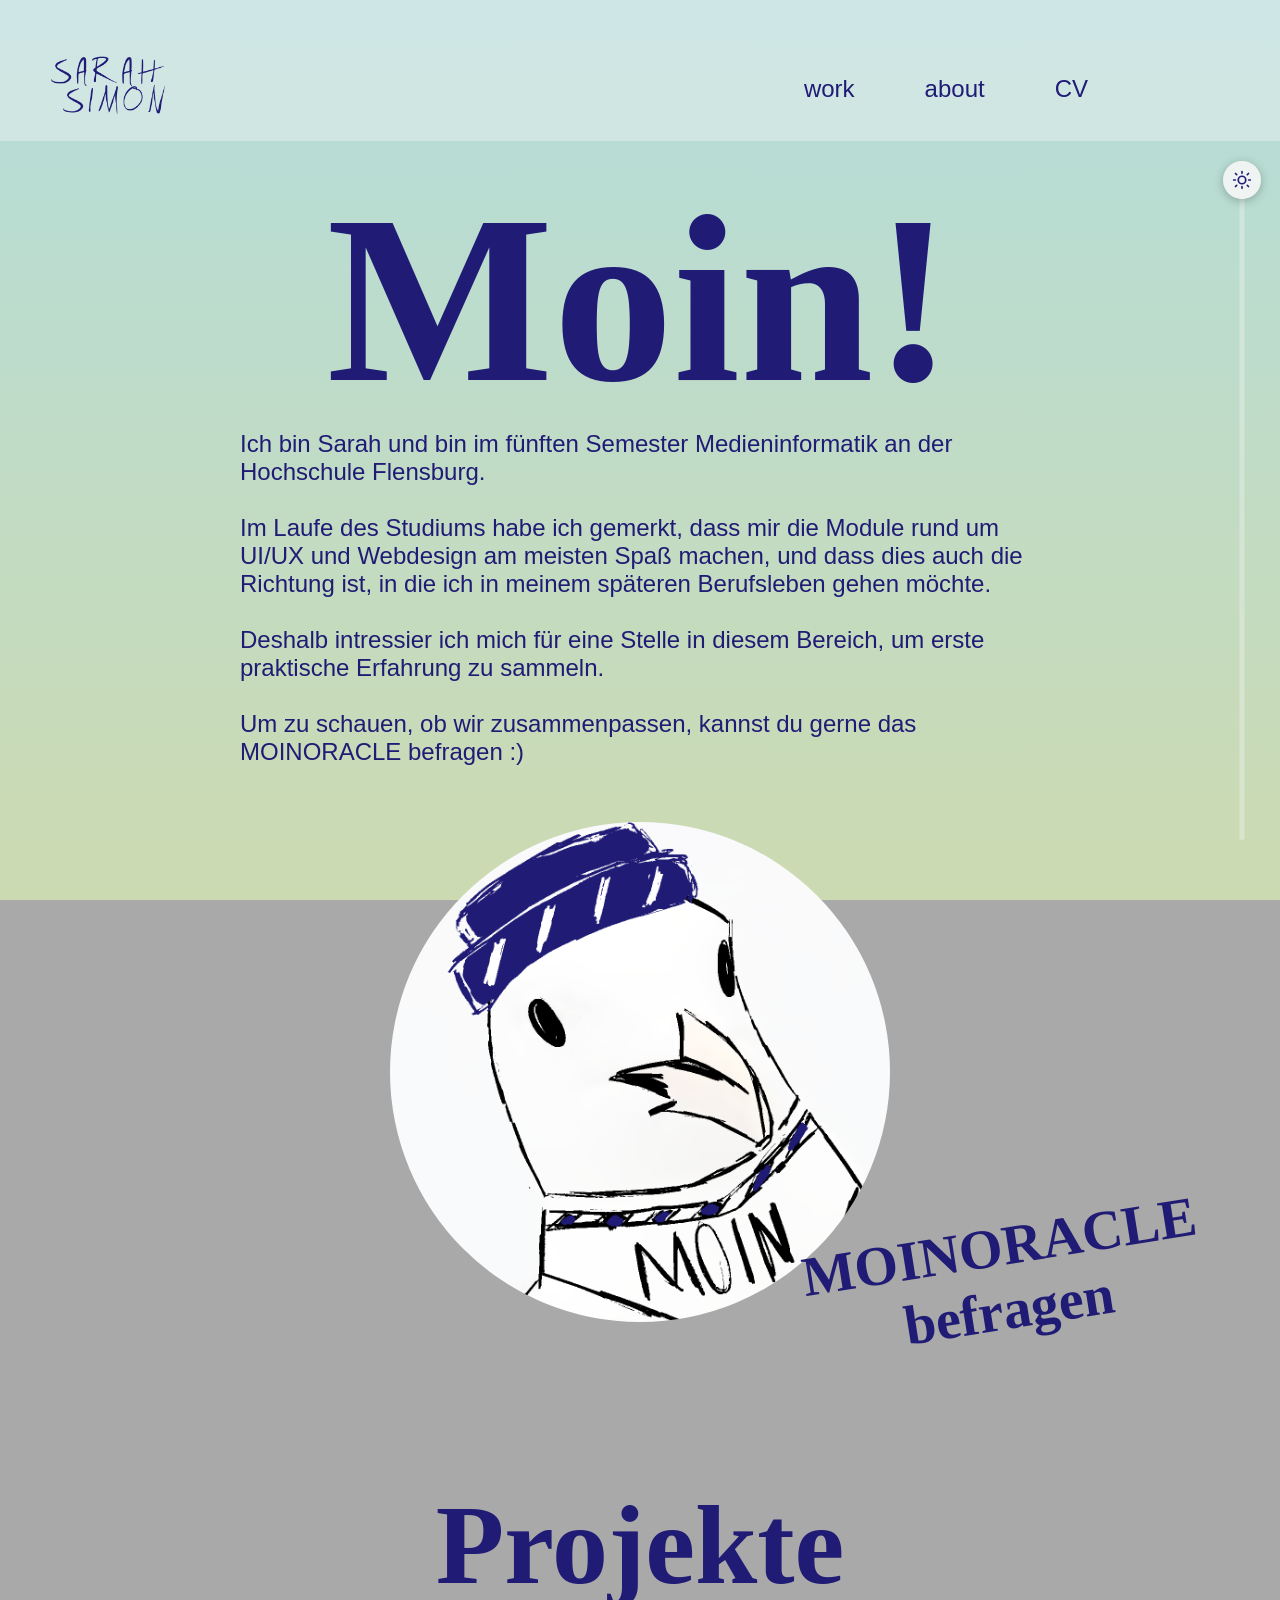
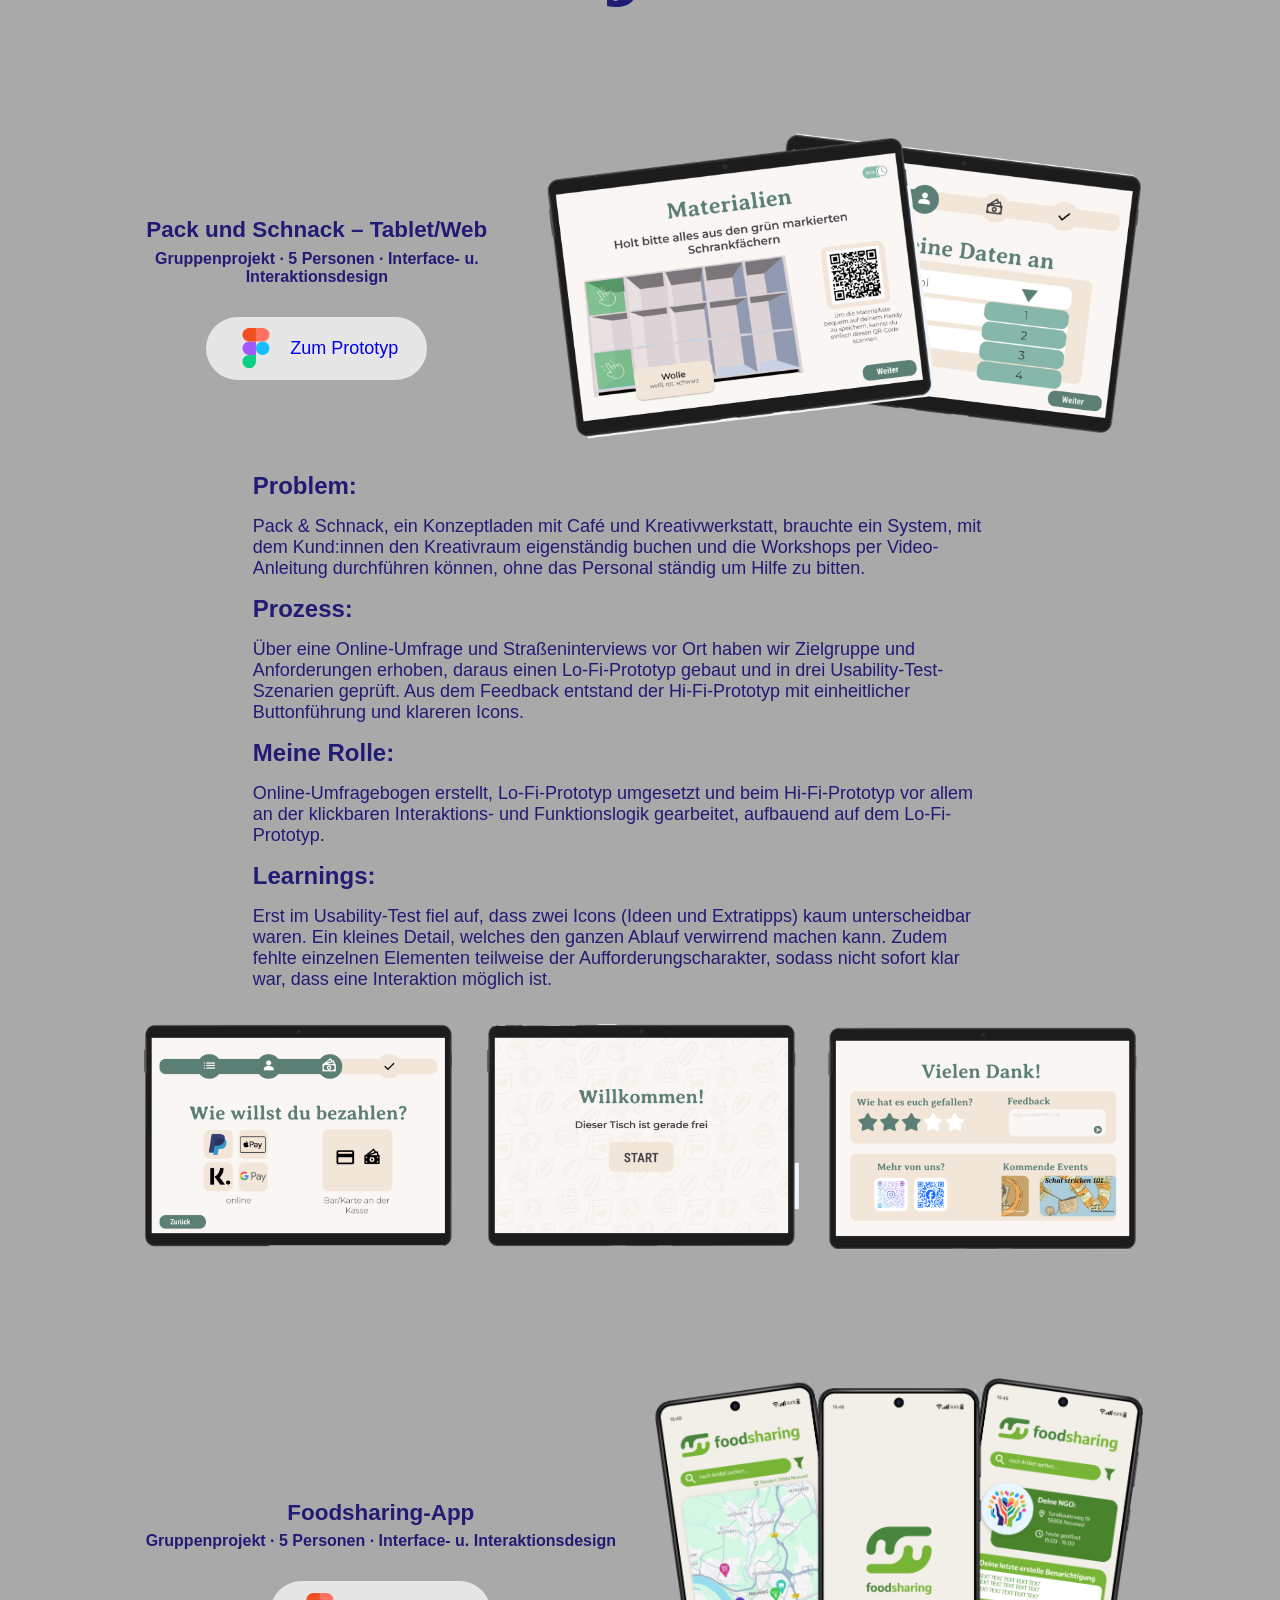
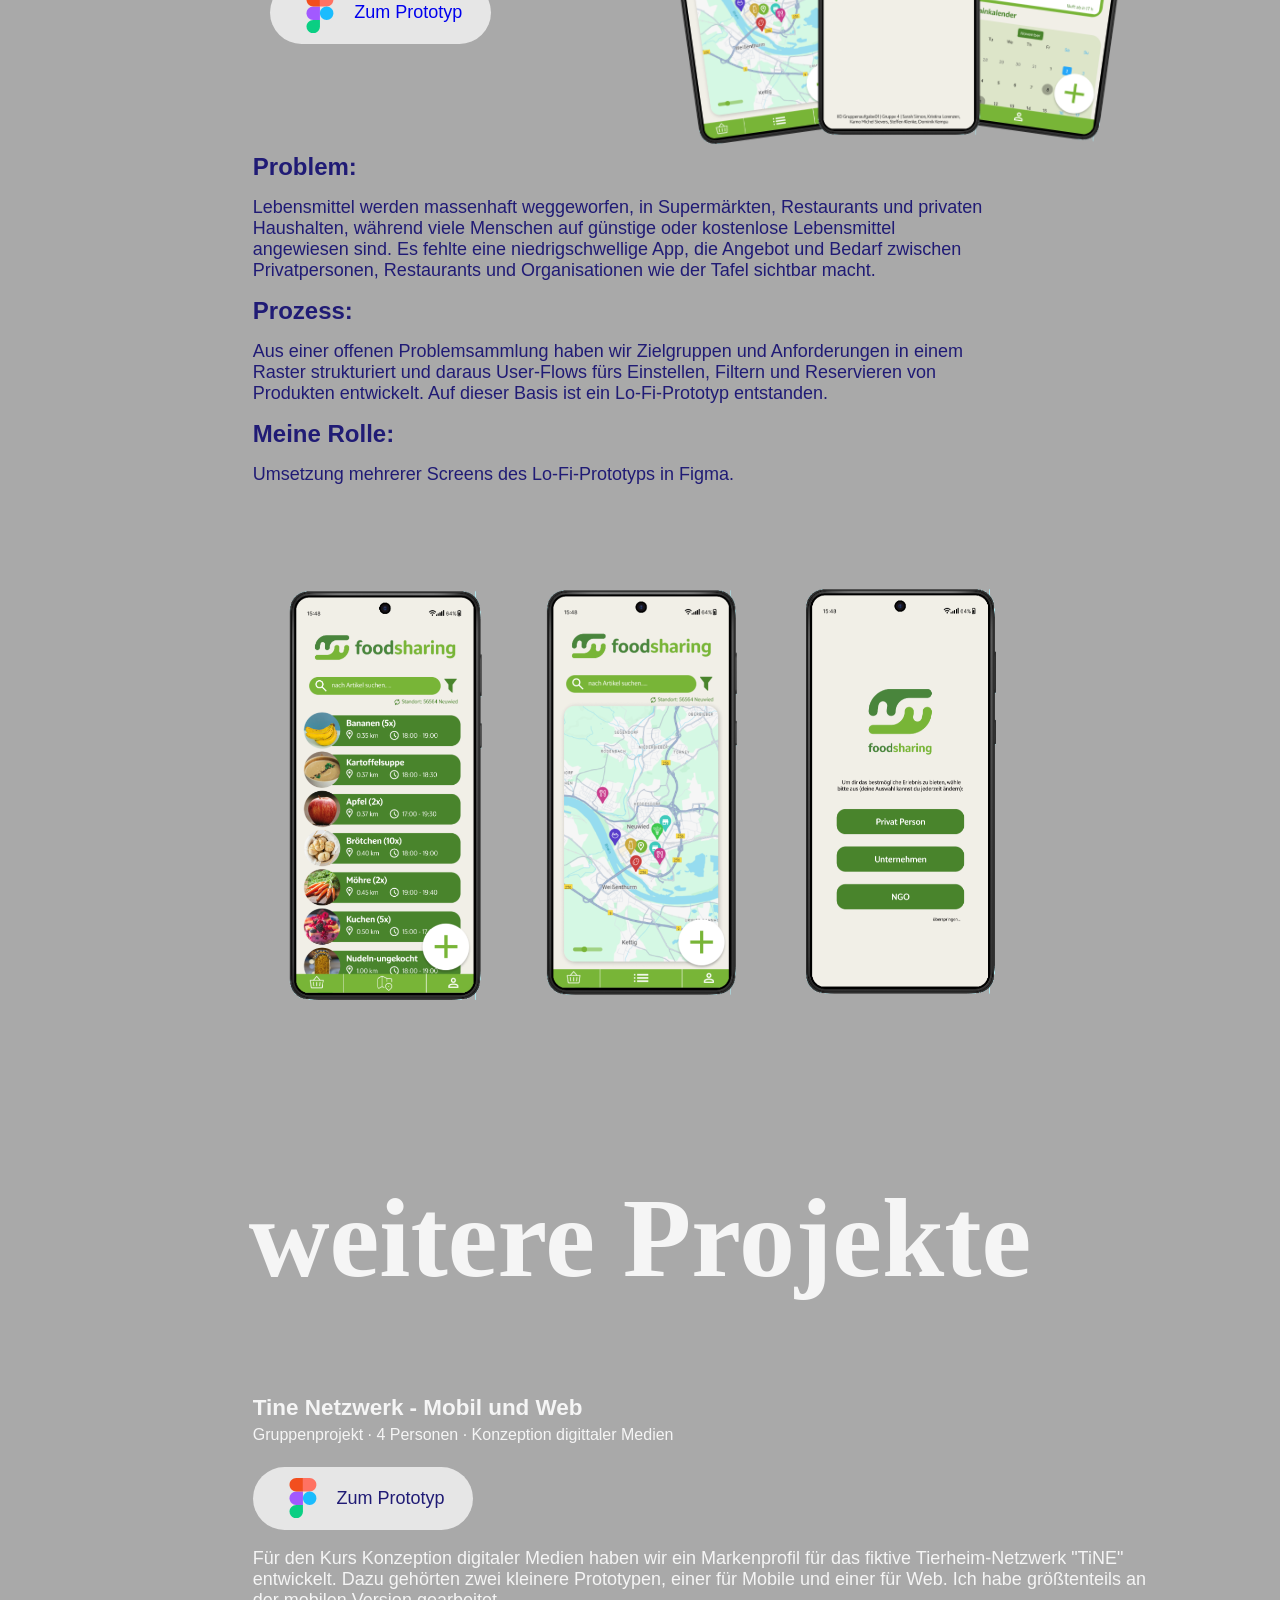
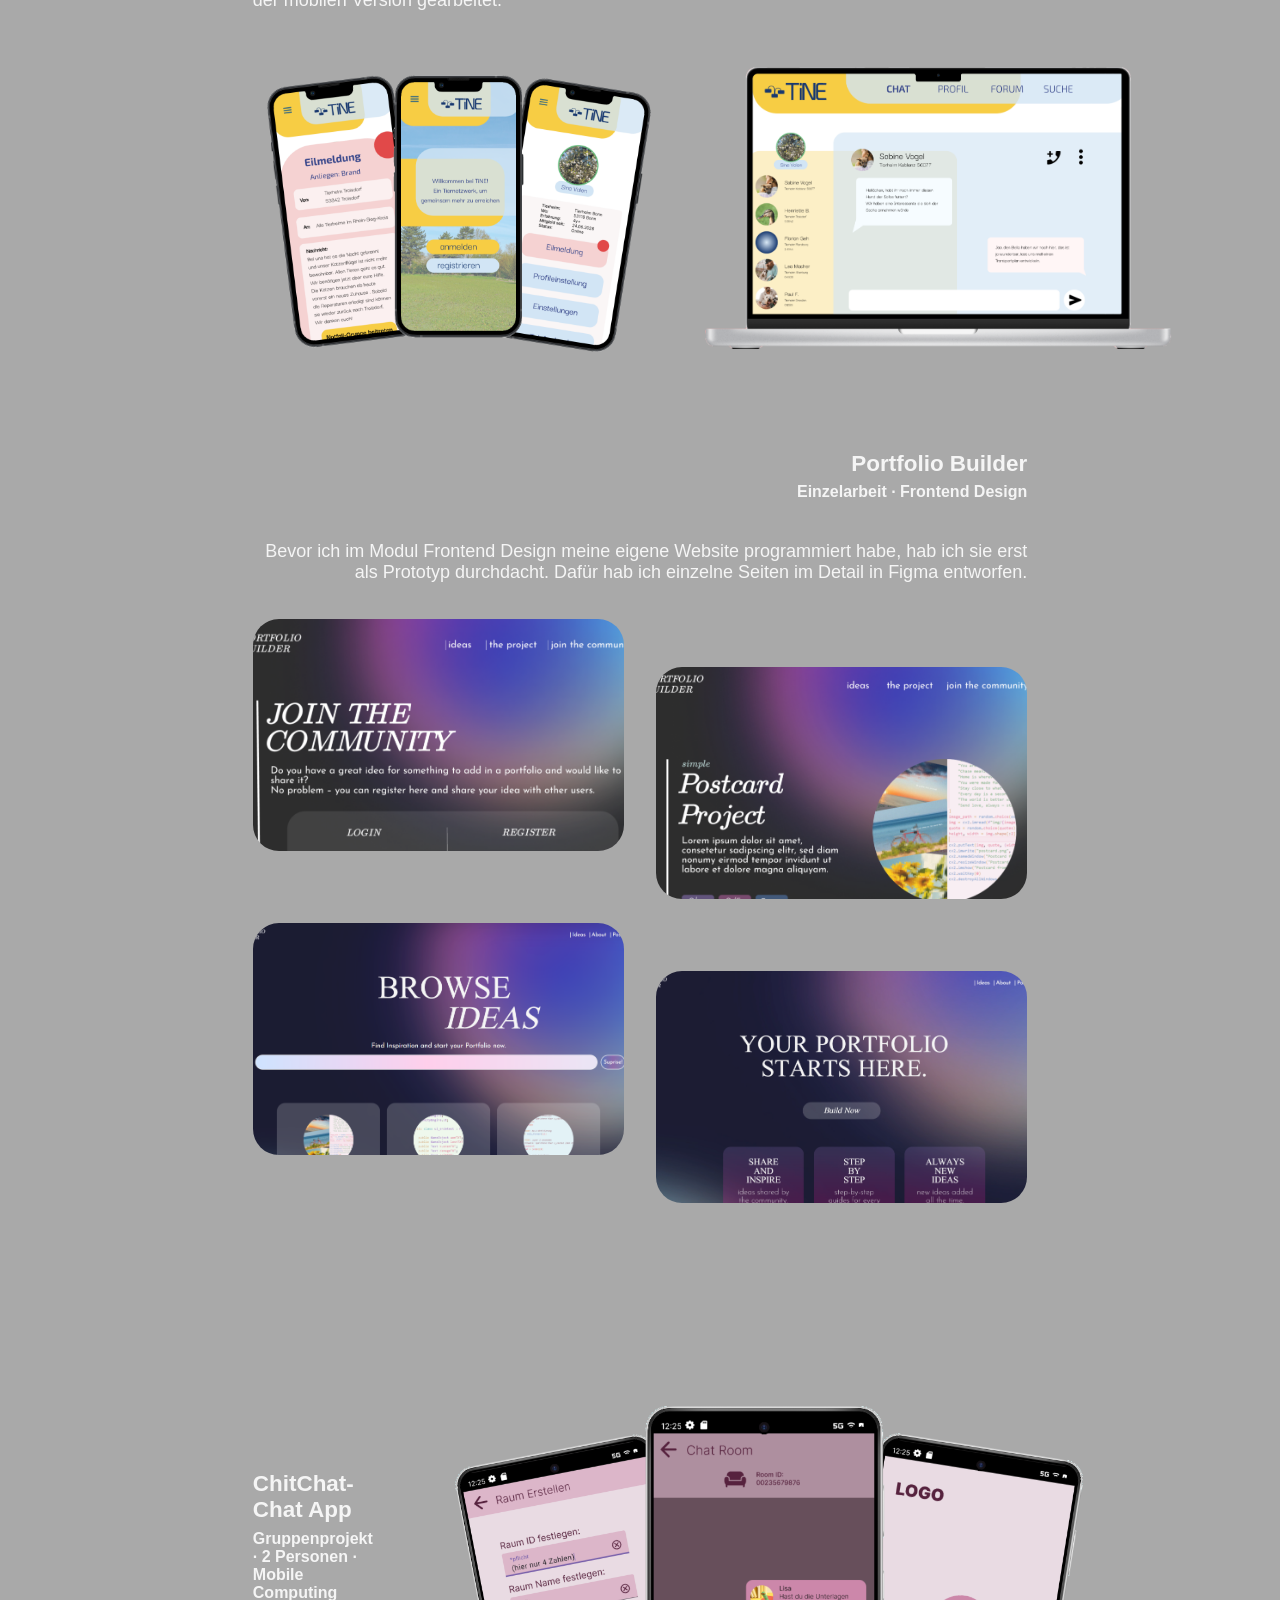
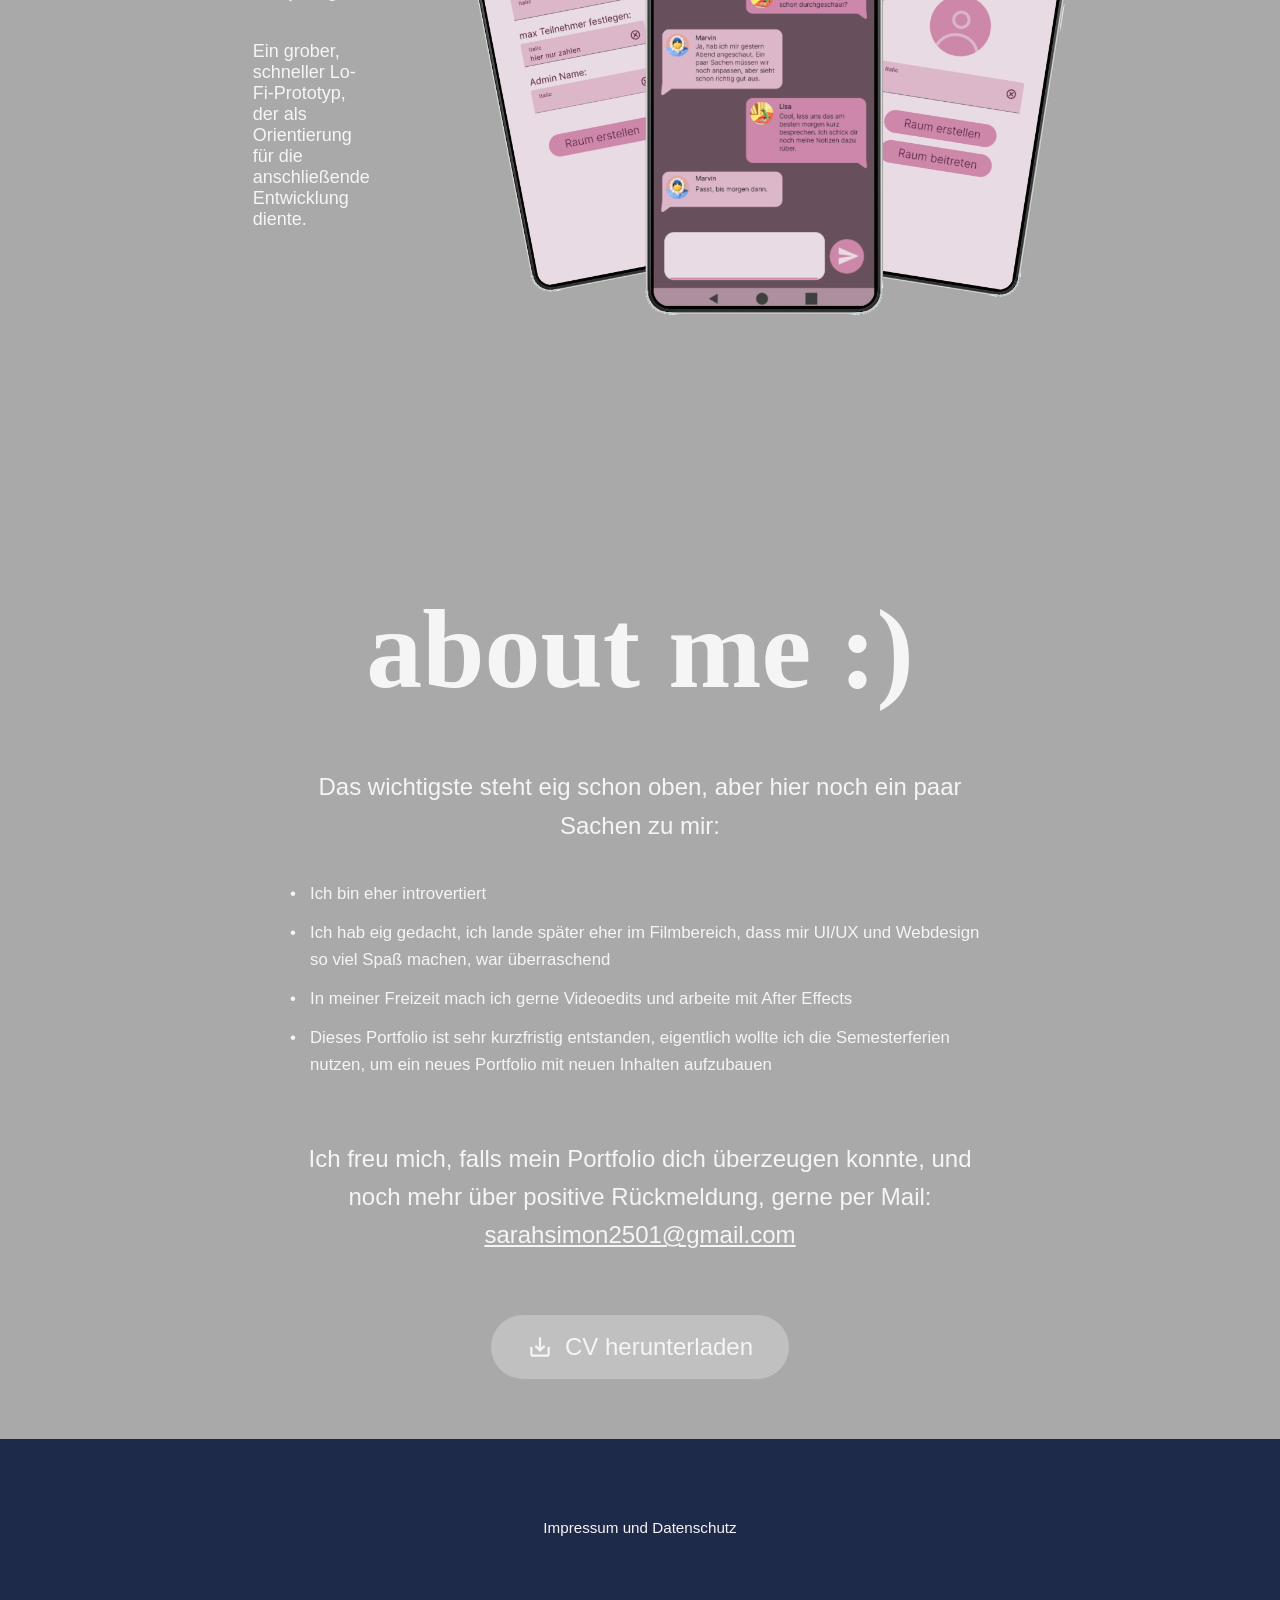
<file: index.html>
<!doctype html>
<html lang="en">
  <head>
    <meta charset="UTF-8" />
    <meta name="viewport" content="width=device-width, initial-scale=1.0" />
    <title>Portfolio</title>
    <link rel="stylesheet" href="style.css" />
  </head>
  <body>
    <div id="bg-gradient"></div>

    <header>
      <nav>
        <ul class="nav-logo">
          <li>
            <a href="index.html"><img src="Material/Portfolio/Logo.png" alt="Logo" width="120px"/></a>
          </li>
        </ul>
        <ul class="nav-links">
          <li><a href="#projekte">work</a></li>
          <li><a href="#about">about</a></li>
          <li><a href="Material/Portfolio/CV_sarahsimon.pdf" target="_blank">CV</a></li>
        </ul>
      </nav>
    </header>
  
   

    <div id="hero">
      <h1>Moin!</h1>
      <p>
        Ich bin Sarah und bin im fünften Semester Medieninformatik an
        der Hochschule Flensburg. <br /><br />
        Im Laufe des Studiums habe ich gemerkt, dass mir die Module rund um
        UI/UX und Webdesign am meisten Spaß machen, und dass dies auch die
        Richtung ist, in die ich in meinem späteren Berufsleben gehen möchte. <br /><br />
        Deshalb intressier ich mich für eine Stelle in diesem
        Bereich, um erste praktische Erfahrung zu sammeln. <br /><br />Um zu
        schauen, ob wir zusammenpassen, kannst du gerne das MOINORACLE befragen
        :)
      </p>
    </div>
     <div id="main">
    <div id="moinoracle">
      <a href="moinoracle.html"
        ><img src="Material/moinoracle.png" alt="Moinoracle"
      /></a>
      <h2>
        MOINORACLE <br />
        befragen
      </h2>
    </div>
    <!-- bishierhin hellblau und sonnenicon -->
    <!-- abhier gelb sonnuntergnagicon -->
    <div class="border">
      <div id="projekte">
        <h2>Projekte</h2>
        <div class="BilduText">
          <div class="Overview">
            <h3>Pack und Schnack – Tablet/Web</h3>
            <h4>
              Gruppenprojekt · 5 Personen · Interface- u. Interaktionsdesign
            </h4>
            <div class="figmabutton">
              <img
                src="Material/Portfolio/icons/devicon--figma.svg"
                alt="figma-icon"
              />
              <a
                href="https://www.figma.com/proto/aNsqmtOPR1jidgYWLiho1z/HighFi-IID02?node-id=8-41&p=f&t=dPdhVwEWbIo0P1M3-1&scaling=scale-down&content-scaling=fixed&page-id=0%3A1&starting-point-node-id=8%3A41"
                target="_blank"
                >Zum Prototyp</a
              >
            </div>
          </div>
          <img
            class="id"
            src="Material/Portfolio/Overview_PS.png"
            alt="Pack und Schnack"
          />
        </div>
        <h5>Problem:</h5>
        <p>
          Pack & Schnack, ein Konzeptladen mit Café und Kreativwerkstatt,
          brauchte ein System, mit dem Kund:innen den Kreativraum eigenständig
          buchen und die Workshops per Video-Anleitung durchführen können, ohne
          das Personal ständig um Hilfe zu bitten.
        </p>
        <h5>Prozess:</h5>
        <p>
          Über eine Online-Umfrage und Straßeninterviews vor Ort haben wir
          Zielgruppe und Anforderungen erhoben, daraus einen Lo-Fi-Prototyp
          gebaut und in drei Usability-Test-Szenarien geprüft. Aus dem Feedback
          entstand der Hi-Fi-Prototyp mit einheitlicher Buttonführung und
          klareren Icons.
        </p>
        <h5>Meine Rolle:</h5>
        <p>
          Online-Umfragebogen erstellt, Lo-Fi-Prototyp umgesetzt und beim
          Hi-Fi-Prototyp vor allem an der klickbaren Interaktions- und
          Funktionslogik gearbeitet, aufbauend auf dem Lo-Fi-Prototyp.
        </p>
        <h5>Learnings:</h5>
        <p>
          Erst im Usability-Test fiel auf, dass zwei Icons (Ideen und
          Extratipps) kaum unterscheidbar waren. Ein kleines Detail, welches den
          ganzen Ablauf verwirrend machen kann. Zudem fehlte einzelnen Elementen teilweise
  der Aufforderungscharakter, sodass nicht sofort klar war, dass eine
  Interaktion möglich ist.
        </p>
        <img id="pschnack"
          src="Material/Portfolio/Screens_PS.png"
          alt="Pack und Schnack Screens"
        />
    
    <!-- abhier orangliches hintegrund-->
        <div class="BilduText" id="foodsharing">
          <div class="Overview">
            <h3>Foodsharing-App</h3>
            <h4>
              Gruppenprojekt · 5 Personen · Interface- u. Interaktionsdesign
            </h4>
            <div class="figmabutton">
              <img
                src="Material/Portfolio/icons/devicon--figma.svg"
                alt="figma-icon"
              />
              <a
                href="https://www.figma.com/proto/Na3cggo03i2QjWCzn4eHJI/Prototype-IID-foodsharing?node-id=2-2&p=f&t=PFWtrxmgiu2cJJk5-1&scaling=scale-down&content-scaling=fixed&page-id=0%3A1&starting-point-node-id=2%3A2"
                target="_blank"
                >Zum Prototyp</a
              >
            </div>
          </div>
          <img
            class="id"
            src="Material/Portfolio/Overview_FS.png"
            alt="Food Sharing"
          />
        </div>
        <h5>Problem:</h5>
        <p>
          Lebensmittel werden massenhaft weggeworfen, in Supermärkten,
          Restaurants und privaten Haushalten, während viele Menschen auf
          günstige oder kostenlose Lebensmittel angewiesen sind. Es fehlte eine
          niedrigschwellige App, die Angebot und Bedarf zwischen Privatpersonen,
          Restaurants und Organisationen wie der Tafel sichtbar macht.
        </p>
        <h5>Prozess:</h5>
        <p>
          Aus einer offenen Problemsammlung haben wir Zielgruppen und
          Anforderungen in einem Raster strukturiert und daraus User-Flows fürs
          Einstellen, Filtern und Reservieren von Produkten entwickelt. Auf
          dieser Basis ist ein Lo-Fi-Prototyp entstanden.
        </p>
        <h5>Meine Rolle:</h5>
        <p>Umsetzung mehrerer Screens des Lo-Fi-Prototyps in Figma.</p>
        <img id="foodSH"
          src="Material/Portfolio/Screens_FS.png"
          alt="Food Sharing Screens"
        />
      </div>
      <div id="weiteres">
        <!-- bishierhin orange und sonnenuntergnagsicon -->
    <!-- abhier ins rosane und mond icon -->
        <h2>weitere Projekte</h2>
        <div class="wPro">
          <div id="TINE" class="Overview">
            <h3>Tine Netzwerk - Mobil und Web</h3>
            <h4>Gruppenprojekt · 4 Personen · Konzeption digittaler Medien</h4>
            <div class="figmabutton">
              <img
                src="Material/Portfolio/icons/devicon--figma.svg"
                alt="figma-icon"
              />
              <a
                href="https://www.figma.com/proto/S8xLGvN2bhyb21DU7SdeG5/TiNE-Mobil?t=3bVYrcuU8ElKZdPs-1&scaling=scale-down&content-scaling=fixed&page-id=0%3A1&node-id=1-94&starting-point-node-id=1%3A94"
                target="_blank"
                >Zum Prototyp</a
              >
            </div>
          </div>
          <p>
            Für den Kurs Konzeption digitaler Medien haben wir ein Markenprofil
            für das fiktive Tierheim-Netzwerk "TiNE" entwickelt. Dazu gehörten
            zwei kleinere Prototypen, einer für Mobile und einer für Web. Ich
            habe größtenteils an der mobilen Version gearbeitet.
          </p>
          <div id="imge">
            <img src="Material/Portfolio/Screens_TN.png" alt="TiNE Mobil" />
            <img src="Material/Portfolio/Screens_TNw.png" alt="TiNE Web" />
          </div>
        </div>
        <div class="wPro" id="portfolioBuilder">
          <div id="FD" class="Overview">
            <h3>Portfolio Builder</h3>
            <h4>Einzelarbeit · Frontend Design</h4>
          </div>
          <p>
            Bevor ich im Modul Frontend Design meine eigene Website programmiert
            habe, hab ich sie erst als Prototyp durchdacht. Dafür hab ich
            einzelne Seiten im Detail in Figma entworfen.
          </p>
          <div class="pbGrid">
            <img
              src="Material/Portfolio/Screens_PB1.png"
              alt="Screens aus Figma"
            />
            <img
              src="Material/Portfolio/Screens_PB2.png"
              alt="Screens aus Figma"
            />
            <img
              src="Material/Portfolio/Screens_PB3.png"
              alt="Screens aus Figma"
            />
            <img
              src="Material/Portfolio/Screens_PB4.png"
              alt="Screens aus Figma"
            />
          </div>
        </div>
        <div class="wPro" id="chitchat">
  <div class="ccText">
    <div id="CC" class="Overview">
      <h3>ChitChat- Chat App</h3>
      <h4>Gruppenprojekt · 2 Personen · Mobile Computing</h4>
    </div>
    <p>
      Ein grober, schneller Lo-Fi-Prototyp, der als Orientierung für die
      anschließende Entwicklung diente.
    </p>
  </div>
  <img src="Material/Portfolio/Overview_CS.png" alt="ChatApp" />
</div>
      </div>
       <!-- bishierhin ins rosane und mond icon -->
    <!-- abhier lilane/dunkelblaue und sternicon -->
      <div id="about">
        <h2>about me :)</h2>
        <p>
          Das wichtigste steht eig schon oben, aber hier noch ein paar Sachen zu
          mir:
        </p>
        <ul>
          <li>Ich bin eher introvertiert</li>
          <li>
            Ich hab eig gedacht, ich lande später eher im Filmbereich, dass mir UI/UX
            und Webdesign so viel Spaß machen, war überraschend
          </li>
          <li>
            In meiner Freizeit mach ich gerne Videoedits und arbeite mit After
            Effects
          </li>
          <li>
            Dieses Portfolio ist sehr kurzfristig entstanden, eigentlich wollte
            ich die Semesterferien nutzen, um ein neues Portfolio mit neuen
            Inhalten aufzubauen
          </li>
        </ul>
        <p>
          Ich freu mich, falls mein Portfolio dich überzeugen konnte, und noch
          mehr über positive Rückmeldung, gerne per Mail:
          <a href="mailto:sarahsimon2501@gmail.com">sarahsimon2501@gmail.com</a>
        </p>
        <div class="but">
          <svg xmlns="http://www.w3.org/2000/svg" viewBox="0 0 24 24">
            <path
              fill="currentColor"
              d="M19 12v7H5v-7H3v7c0 1.1.9 2 2 2h14c1.1 0 2-.9 2-2v-7zm-6 .67l2.59-2.58L17 11.5l-5 5l-5-5l1.41-1.41L11 12.67V3h2z"
            />
          </svg>
          <a href="Material/Portfolio/CV_sarahsimon.pdf" download>CV herunterladen</a>
        </div>
      </div>
    </div>
    </div>
    

      <div id="footer">
        <a href="DundI.html">Impressum und Datenschutz</a>
      </div>

      <div id="scrollbar">
        <div id="scrollbar-track"></div>
        <div id="scrollbar-thumb"></div>
      </div>
    </div>
 
    <script src="script.js" defer></script>
  </body>
</html>
</file>
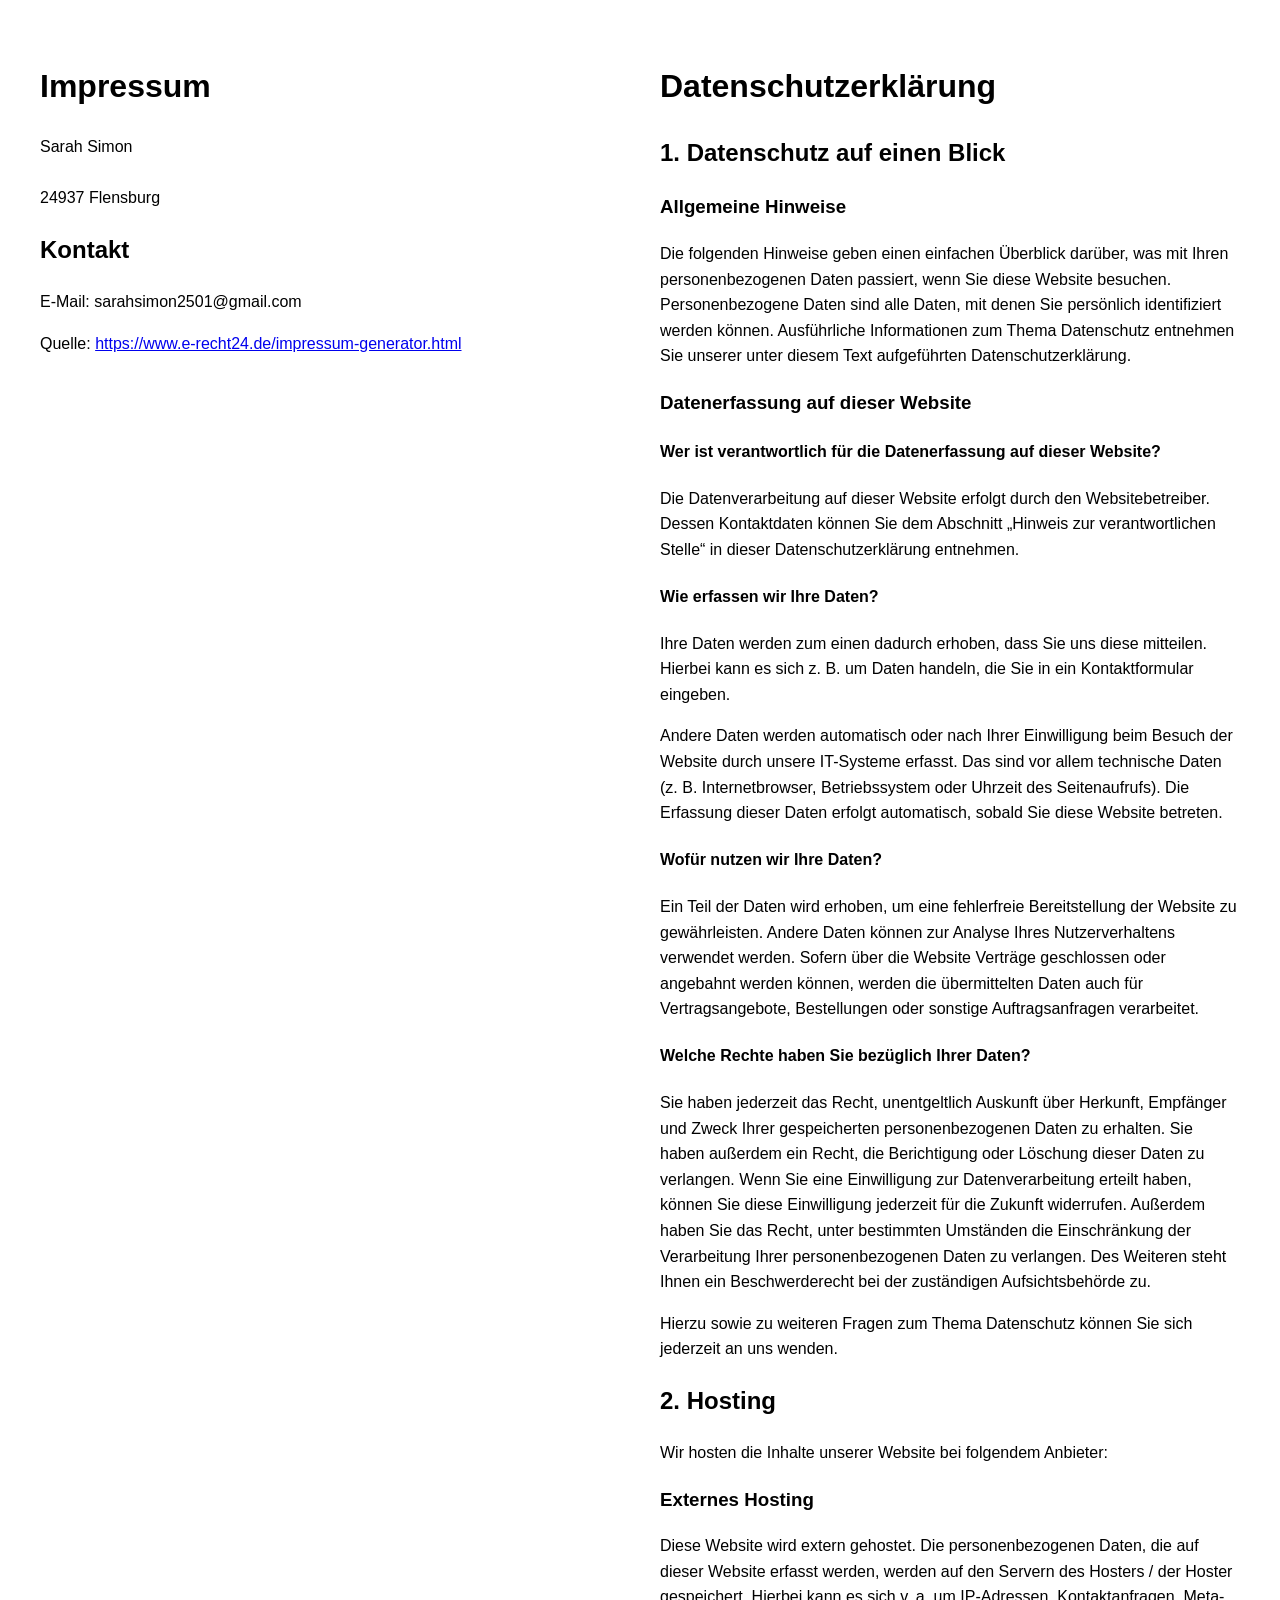
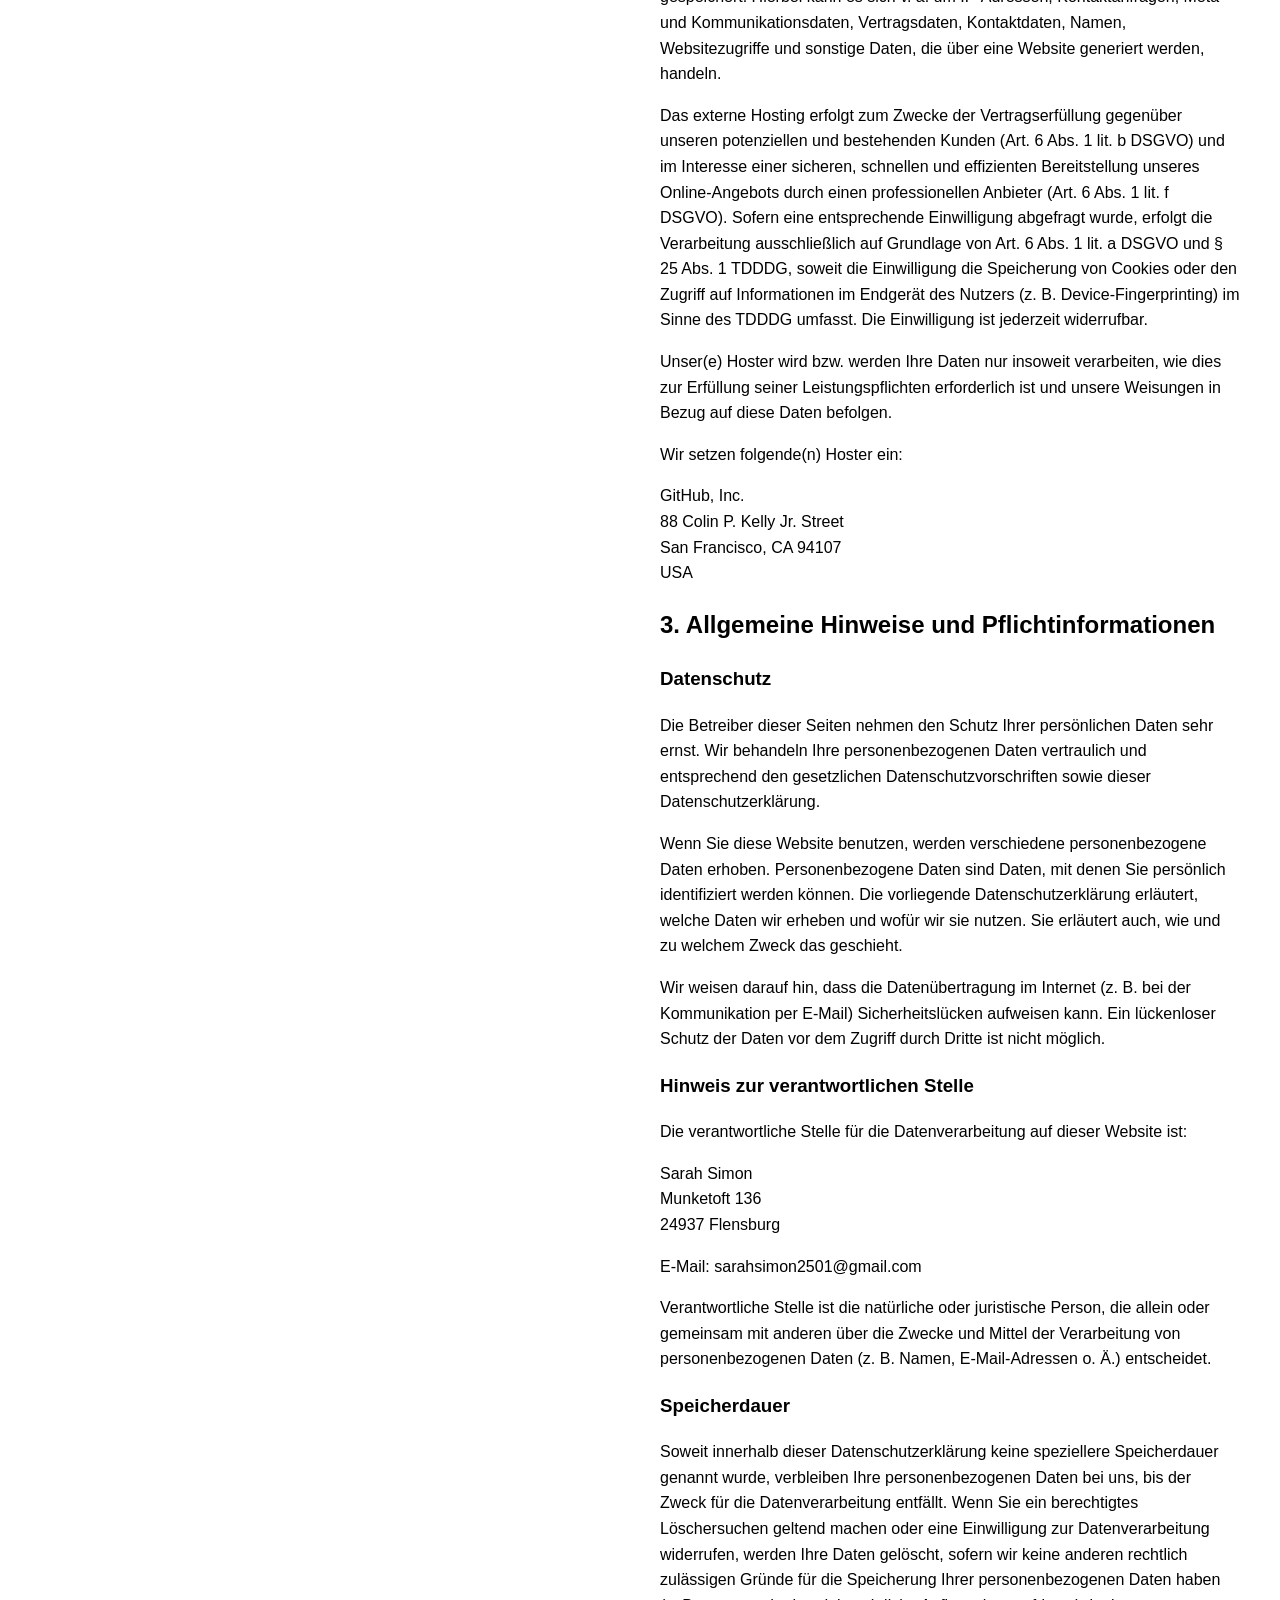
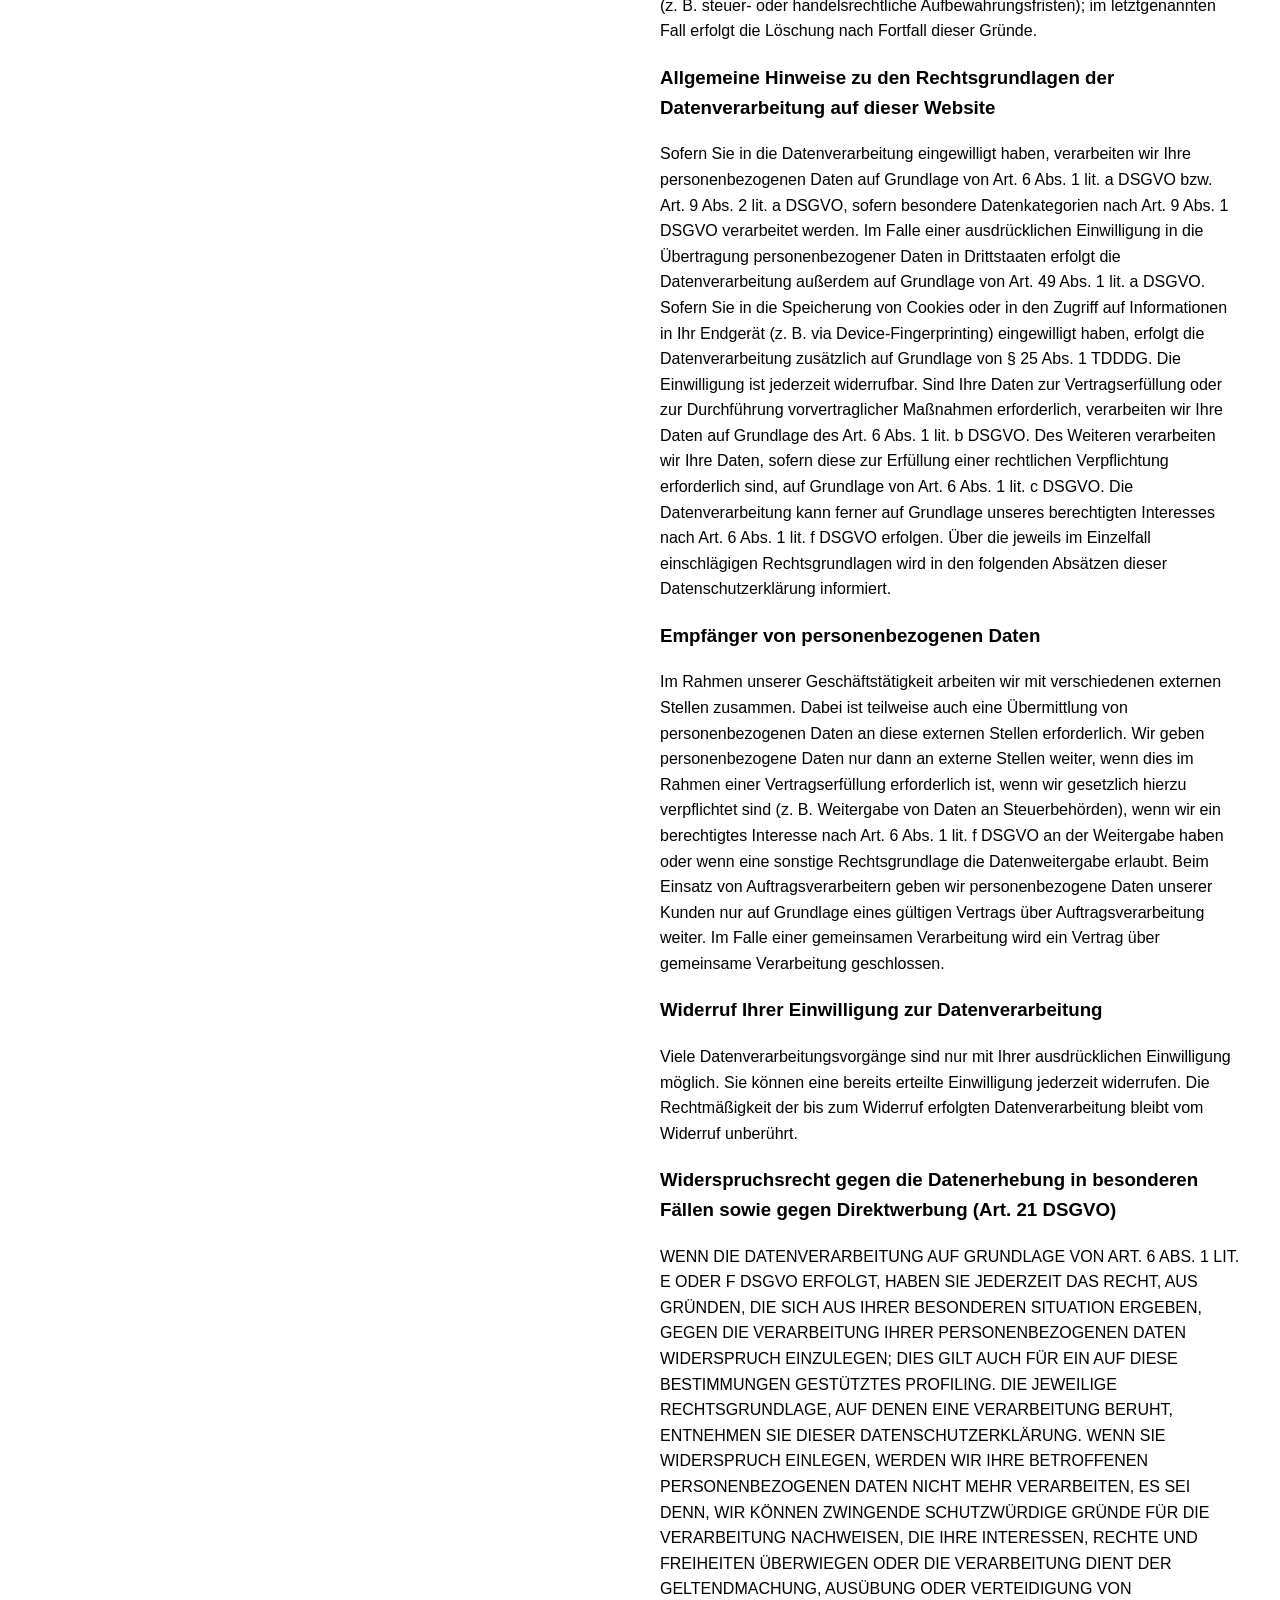
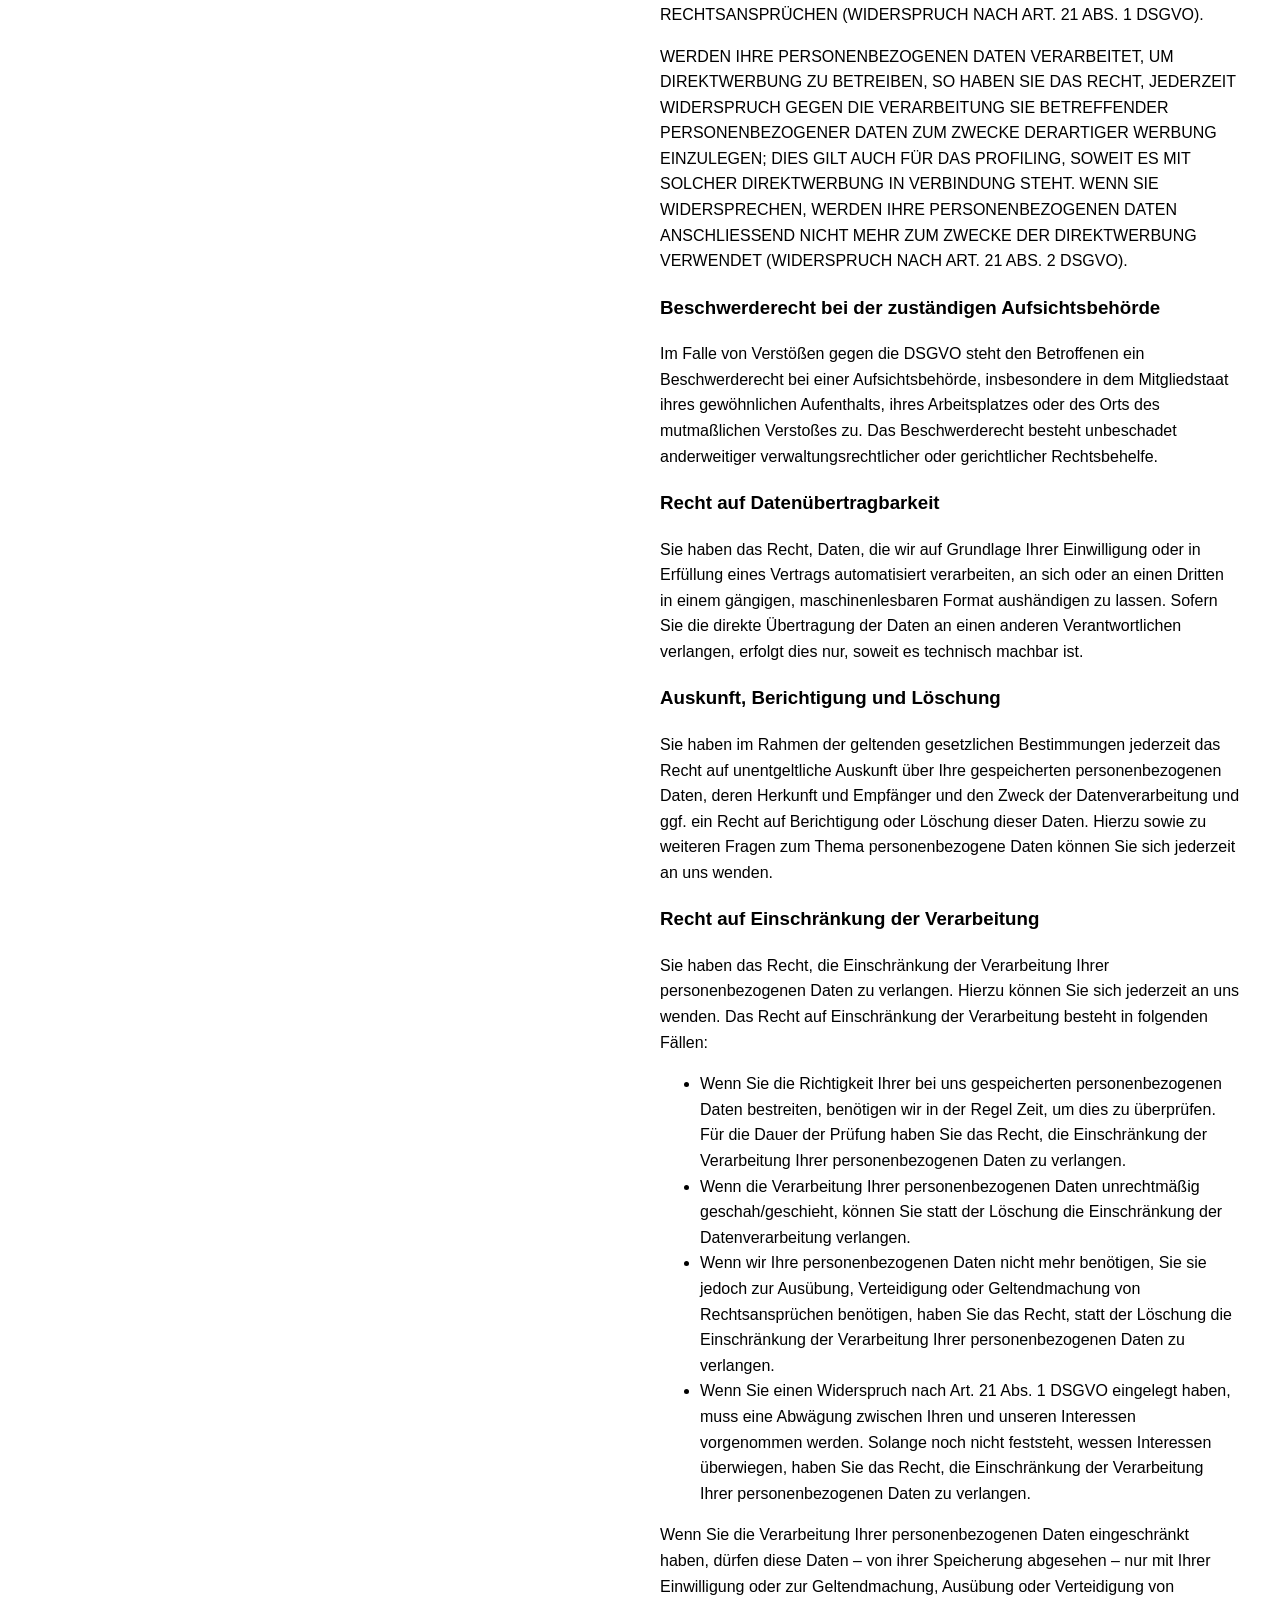
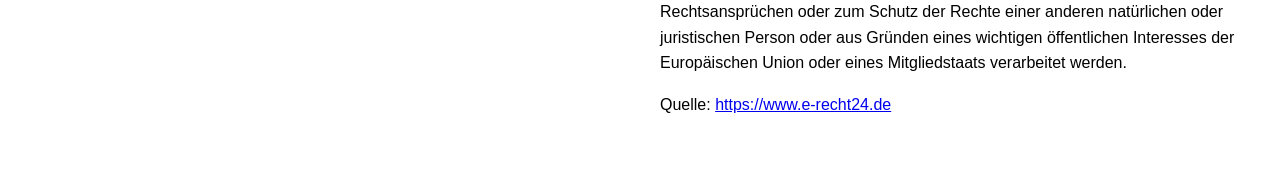
<file: DundI.html>
<!DOCTYPE html>
<html lang="en">
<head>
    <meta charset="UTF-8">
    <meta name="viewport" content="width=device-width, initial-scale=1.0">
    <title>Impressum und Datenschutz
    </title>
    <style>
        body{font-family:sans-serif;line-height:1.6;max-width:1200px;margin:0 auto;padding:40px 20px}
        .wrap{display:flex;gap:40px}
        .wrap>div{flex:1}
        @media(max-width:800px){.wrap{flex-direction:column}}
    </style>
</head>
<body><div class="wrap">
    
    <div>
    
            <h1>Impressum</h1>
    
        <p>Sarah Simon<br />
       <br />
        24937 Flensburg</p>
    
        <h2>Kontakt</h2>
        <p> E-Mail: sarahsimon2501@gmail.com</p>
    
        <p>Quelle: <a href="https://www.e-recht24.de/impressum-generator.html">https://www.e-recht24.de/impressum-generator.html</a></p>
    </div>
    <div>
        <h1>Datenschutz&shy;erkl&auml;rung</h1>
    <h2>1. Datenschutz auf einen Blick</h2>
    <h3>Allgemeine Hinweise</h3> <p>Die folgenden Hinweise geben einen einfachen &Uuml;berblick dar&uuml;ber, was mit Ihren personenbezogenen Daten passiert, wenn Sie diese Website besuchen. Personenbezogene Daten sind alle Daten, mit denen Sie pers&ouml;nlich identifiziert werden k&ouml;nnen. Ausf&uuml;hrliche Informationen zum Thema Datenschutz entnehmen Sie unserer unter diesem Text aufgef&uuml;hrten Datenschutzerkl&auml;rung.</p>
    <h3>Datenerfassung auf dieser Website</h3> <h4>Wer ist verantwortlich f&uuml;r die Datenerfassung auf dieser Website?</h4> <p>Die Datenverarbeitung auf dieser Website erfolgt durch den Websitebetreiber. Dessen Kontaktdaten k&ouml;nnen Sie dem Abschnitt &bdquo;Hinweis zur verantwortlichen Stelle&ldquo; in dieser Datenschutzerkl&auml;rung entnehmen.</p> <h4>Wie erfassen wir Ihre Daten?</h4> <p>Ihre Daten werden zum einen dadurch erhoben, dass Sie uns diese mitteilen. Hierbei kann es sich z.&nbsp;B. um Daten handeln, die Sie in ein Kontaktformular eingeben.</p> <p>Andere Daten werden automatisch oder nach Ihrer Einwilligung beim Besuch der Website durch unsere IT-Systeme erfasst. Das sind vor allem technische Daten (z.&nbsp;B. Internetbrowser, Betriebssystem oder Uhrzeit des Seitenaufrufs). Die Erfassung dieser Daten erfolgt automatisch, sobald Sie diese Website betreten.</p> <h4>Wof&uuml;r nutzen wir Ihre Daten?</h4> <p>Ein Teil der Daten wird erhoben, um eine fehlerfreie Bereitstellung der Website zu gew&auml;hrleisten. Andere Daten k&ouml;nnen zur Analyse Ihres Nutzerverhaltens verwendet werden. Sofern &uuml;ber die Website Vertr&auml;ge geschlossen oder angebahnt werden k&ouml;nnen, werden die &uuml;bermittelten Daten auch f&uuml;r Vertragsangebote, Bestellungen oder sonstige Auftragsanfragen verarbeitet.</p> <h4>Welche Rechte haben Sie bez&uuml;glich Ihrer Daten?</h4> <p>Sie haben jederzeit das Recht, unentgeltlich Auskunft &uuml;ber Herkunft, Empf&auml;nger und Zweck Ihrer gespeicherten personenbezogenen Daten zu erhalten. Sie haben au&szlig;erdem ein Recht, die Berichtigung oder L&ouml;schung dieser Daten zu verlangen. Wenn Sie eine Einwilligung zur Datenverarbeitung erteilt haben, k&ouml;nnen Sie diese Einwilligung jederzeit f&uuml;r die Zukunft widerrufen. Au&szlig;erdem haben Sie das Recht, unter bestimmten Umst&auml;nden die Einschr&auml;nkung der Verarbeitung Ihrer personenbezogenen Daten zu verlangen. Des Weiteren steht Ihnen ein Beschwerderecht bei der zust&auml;ndigen Aufsichtsbeh&ouml;rde zu.</p> <p>Hierzu sowie zu weiteren Fragen zum Thema Datenschutz k&ouml;nnen Sie sich jederzeit an uns wenden.</p>
    <h2>2. Hosting</h2>
    <p>Wir hosten die Inhalte unserer Website bei folgendem Anbieter:</p>
    <h3>Externes Hosting</h3> <p>Diese Website wird extern gehostet. Die personenbezogenen Daten, die auf dieser Website erfasst werden, werden auf den Servern des Hosters / der Hoster gespeichert. Hierbei kann es sich v.&nbsp;a. um IP-Adressen, Kontaktanfragen, Meta- und Kommunikationsdaten, Vertragsdaten, Kontaktdaten, Namen, Websitezugriffe und sonstige Daten, die &uuml;ber eine Website generiert werden, handeln.</p> <p>Das externe Hosting erfolgt zum Zwecke der Vertragserf&uuml;llung gegen&uuml;ber unseren potenziellen und bestehenden Kunden (Art. 6 Abs. 1 lit. b DSGVO) und im Interesse einer sicheren, schnellen und effizienten Bereitstellung unseres Online-Angebots durch einen professionellen Anbieter (Art. 6 Abs. 1 lit. f DSGVO). Sofern eine entsprechende Einwilligung abgefragt wurde, erfolgt die Verarbeitung ausschlie&szlig;lich auf Grundlage von Art. 6 Abs. 1 lit. a DSGVO und &sect; 25 Abs. 1 TDDDG, soweit die Einwilligung die Speicherung von Cookies oder den Zugriff auf Informationen im Endger&auml;t des Nutzers (z.&nbsp;B. Device-Fingerprinting) im Sinne des TDDDG umfasst. Die Einwilligung ist jederzeit widerrufbar.</p> <p>Unser(e) Hoster wird bzw. werden Ihre Daten nur insoweit verarbeiten, wie dies zur Erf&uuml;llung seiner Leistungspflichten erforderlich ist und unsere Weisungen in Bezug auf diese Daten befolgen.</p> <p>Wir setzen folgende(n) Hoster ein:</p>
    <p>GitHub, Inc.<br />
    88 Colin P. Kelly Jr. Street<br />
    San Francisco, CA 94107<br />
    USA</p>
    <h2>3. Allgemeine Hinweise und Pflicht&shy;informationen</h2>
    <h3>Datenschutz</h3> <p>Die Betreiber dieser Seiten nehmen den Schutz Ihrer pers&ouml;nlichen Daten sehr ernst. Wir behandeln Ihre personenbezogenen Daten vertraulich und entsprechend den gesetzlichen Datenschutzvorschriften sowie dieser Datenschutzerkl&auml;rung.</p> <p>Wenn Sie diese Website benutzen, werden verschiedene personenbezogene Daten erhoben. Personenbezogene Daten sind Daten, mit denen Sie pers&ouml;nlich identifiziert werden k&ouml;nnen. Die vorliegende Datenschutzerkl&auml;rung erl&auml;utert, welche Daten wir erheben und wof&uuml;r wir sie nutzen. Sie erl&auml;utert auch, wie und zu welchem Zweck das geschieht.</p> <p>Wir weisen darauf hin, dass die Daten&uuml;bertragung im Internet (z.&nbsp;B. bei der Kommunikation per E-Mail) Sicherheitsl&uuml;cken aufweisen kann. Ein l&uuml;ckenloser Schutz der Daten vor dem Zugriff durch Dritte ist nicht m&ouml;glich.</p>
    <h3>Hinweis zur verantwortlichen Stelle</h3> <p>Die verantwortliche Stelle f&uuml;r die Datenverarbeitung auf dieser Website ist:</p> <p>Sarah Simon<br />
    Munketoft 136<br />
    24937 Flensburg</p>
    
    <p> E-Mail: sarahsimon2501@gmail.com</p>
     <p>Verantwortliche Stelle ist die nat&uuml;rliche oder juristische Person, die allein oder gemeinsam mit anderen &uuml;ber die Zwecke und Mittel der Verarbeitung von personenbezogenen Daten (z.&nbsp;B. Namen, E-Mail-Adressen o. &Auml;.) entscheidet.</p>
    
    <h3>Speicherdauer</h3> <p>Soweit innerhalb dieser Datenschutzerkl&auml;rung keine speziellere Speicherdauer genannt wurde, verbleiben Ihre personenbezogenen Daten bei uns, bis der Zweck f&uuml;r die Datenverarbeitung entf&auml;llt. Wenn Sie ein berechtigtes L&ouml;schersuchen geltend machen oder eine Einwilligung zur Datenverarbeitung widerrufen, werden Ihre Daten gel&ouml;scht, sofern wir keine anderen rechtlich zul&auml;ssigen Gr&uuml;nde f&uuml;r die Speicherung Ihrer personenbezogenen Daten haben (z.&nbsp;B. steuer- oder handelsrechtliche Aufbewahrungsfristen); im letztgenannten Fall erfolgt die L&ouml;schung nach Fortfall dieser Gr&uuml;nde.</p>
    <h3>Allgemeine Hinweise zu den Rechtsgrundlagen der Datenverarbeitung auf dieser Website</h3> <p>Sofern Sie in die Datenverarbeitung eingewilligt haben, verarbeiten wir Ihre personenbezogenen Daten auf Grundlage von Art. 6 Abs. 1 lit. a DSGVO bzw. Art. 9 Abs. 2 lit. a DSGVO, sofern besondere Datenkategorien nach Art. 9 Abs. 1 DSGVO verarbeitet werden. Im Falle einer ausdr&uuml;cklichen Einwilligung in die &Uuml;bertragung personenbezogener Daten in Drittstaaten erfolgt die Datenverarbeitung au&szlig;erdem auf Grundlage von Art. 49 Abs. 1 lit. a DSGVO. Sofern Sie in die Speicherung von Cookies oder in den Zugriff auf Informationen in Ihr Endger&auml;t (z.&nbsp;B. via Device-Fingerprinting) eingewilligt haben, erfolgt die Datenverarbeitung zus&auml;tzlich auf Grundlage von &sect; 25 Abs. 1 TDDDG. Die Einwilligung ist jederzeit widerrufbar. Sind Ihre Daten zur Vertragserf&uuml;llung oder zur Durchf&uuml;hrung vorvertraglicher Ma&szlig;nahmen erforderlich, verarbeiten wir Ihre Daten auf Grundlage des Art. 6 Abs. 1 lit. b DSGVO. Des Weiteren verarbeiten wir Ihre Daten, sofern diese zur Erf&uuml;llung einer rechtlichen Verpflichtung erforderlich sind, auf Grundlage von Art. 6 Abs. 1 lit. c DSGVO. Die Datenverarbeitung kann ferner auf Grundlage unseres berechtigten Interesses nach Art. 6 Abs. 1 lit. f DSGVO erfolgen. &Uuml;ber die jeweils im Einzelfall einschl&auml;gigen Rechtsgrundlagen wird in den folgenden Abs&auml;tzen dieser Datenschutzerkl&auml;rung informiert.</p>
    <h3>Empf&auml;nger von personenbezogenen Daten</h3> <p>Im Rahmen unserer Gesch&auml;ftst&auml;tigkeit arbeiten wir mit verschiedenen externen Stellen zusammen. Dabei ist teilweise auch eine &Uuml;bermittlung von personenbezogenen Daten an diese externen Stellen erforderlich. Wir geben personenbezogene Daten nur dann an externe Stellen weiter, wenn dies im Rahmen einer Vertragserf&uuml;llung erforderlich ist, wenn wir gesetzlich hierzu verpflichtet sind (z.&nbsp;B. Weitergabe von Daten an Steuerbeh&ouml;rden), wenn wir ein berechtigtes Interesse nach Art. 6 Abs. 1 lit. f DSGVO an der Weitergabe haben oder wenn eine sonstige Rechtsgrundlage die Datenweitergabe erlaubt. Beim Einsatz von Auftragsverarbeitern geben wir personenbezogene Daten unserer Kunden nur auf Grundlage eines g&uuml;ltigen Vertrags &uuml;ber Auftragsverarbeitung weiter. Im Falle einer gemeinsamen Verarbeitung wird ein Vertrag &uuml;ber gemeinsame Verarbeitung geschlossen.</p>
    <h3>Widerruf Ihrer Einwilligung zur Datenverarbeitung</h3> <p>Viele Datenverarbeitungsvorg&auml;nge sind nur mit Ihrer ausdr&uuml;cklichen Einwilligung m&ouml;glich. Sie k&ouml;nnen eine bereits erteilte Einwilligung jederzeit widerrufen. Die Rechtm&auml;&szlig;igkeit der bis zum Widerruf erfolgten Datenverarbeitung bleibt vom Widerruf unber&uuml;hrt.</p>
    <h3>Widerspruchsrecht gegen die Datenerhebung in besonderen F&auml;llen sowie gegen Direktwerbung (Art. 21 DSGVO)</h3> <p>WENN DIE DATENVERARBEITUNG AUF GRUNDLAGE VON ART. 6 ABS. 1 LIT. E ODER F DSGVO ERFOLGT, HABEN SIE JEDERZEIT DAS RECHT, AUS GR&Uuml;NDEN, DIE SICH AUS IHRER BESONDEREN SITUATION ERGEBEN, GEGEN DIE VERARBEITUNG IHRER PERSONENBEZOGENEN DATEN WIDERSPRUCH EINZULEGEN; DIES GILT AUCH F&Uuml;R EIN AUF DIESE BESTIMMUNGEN GEST&Uuml;TZTES PROFILING. DIE JEWEILIGE RECHTSGRUNDLAGE, AUF DENEN EINE VERARBEITUNG BERUHT, ENTNEHMEN SIE DIESER DATENSCHUTZERKL&Auml;RUNG. WENN SIE WIDERSPRUCH EINLEGEN, WERDEN WIR IHRE BETROFFENEN PERSONENBEZOGENEN DATEN NICHT MEHR VERARBEITEN, ES SEI DENN, WIR K&Ouml;NNEN ZWINGENDE SCHUTZW&Uuml;RDIGE GR&Uuml;NDE F&Uuml;R DIE VERARBEITUNG NACHWEISEN, DIE IHRE INTERESSEN, RECHTE UND FREIHEITEN &Uuml;BERWIEGEN ODER DIE VERARBEITUNG DIENT DER GELTENDMACHUNG, AUS&Uuml;BUNG ODER VERTEIDIGUNG VON RECHTSANSPR&Uuml;CHEN (WIDERSPRUCH NACH ART. 21 ABS. 1 DSGVO).</p> <p>WERDEN IHRE PERSONENBEZOGENEN DATEN VERARBEITET, UM DIREKTWERBUNG ZU BETREIBEN, SO HABEN SIE DAS RECHT, JEDERZEIT WIDERSPRUCH GEGEN DIE VERARBEITUNG SIE BETREFFENDER PERSONENBEZOGENER DATEN ZUM ZWECKE DERARTIGER WERBUNG EINZULEGEN; DIES GILT AUCH F&Uuml;R DAS PROFILING, SOWEIT ES MIT SOLCHER DIREKTWERBUNG IN VERBINDUNG STEHT. WENN SIE WIDERSPRECHEN, WERDEN IHRE PERSONENBEZOGENEN DATEN ANSCHLIESSEND NICHT MEHR ZUM ZWECKE DER DIREKTWERBUNG VERWENDET (WIDERSPRUCH NACH ART. 21 ABS. 2 DSGVO).</p>
    <h3>Beschwerde&shy;recht bei der zust&auml;ndigen Aufsichts&shy;beh&ouml;rde</h3> <p>Im Falle von Verst&ouml;&szlig;en gegen die DSGVO steht den Betroffenen ein Beschwerderecht bei einer Aufsichtsbeh&ouml;rde, insbesondere in dem Mitgliedstaat ihres gew&ouml;hnlichen Aufenthalts, ihres Arbeitsplatzes oder des Orts des mutma&szlig;lichen Versto&szlig;es zu. Das Beschwerderecht besteht unbeschadet anderweitiger verwaltungsrechtlicher oder gerichtlicher Rechtsbehelfe.</p>
    <h3>Recht auf Daten&shy;&uuml;bertrag&shy;barkeit</h3> <p>Sie haben das Recht, Daten, die wir auf Grundlage Ihrer Einwilligung oder in Erf&uuml;llung eines Vertrags automatisiert verarbeiten, an sich oder an einen Dritten in einem g&auml;ngigen, maschinenlesbaren Format aush&auml;ndigen zu lassen. Sofern Sie die direkte &Uuml;bertragung der Daten an einen anderen Verantwortlichen verlangen, erfolgt dies nur, soweit es technisch machbar ist.</p>
    <h3>Auskunft, Berichtigung und L&ouml;schung</h3> <p>Sie haben im Rahmen der geltenden gesetzlichen Bestimmungen jederzeit das Recht auf unentgeltliche Auskunft &uuml;ber Ihre gespeicherten personenbezogenen Daten, deren Herkunft und Empf&auml;nger und den Zweck der Datenverarbeitung und ggf. ein Recht auf Berichtigung oder L&ouml;schung dieser Daten. Hierzu sowie zu weiteren Fragen zum Thema personenbezogene Daten k&ouml;nnen Sie sich jederzeit an uns wenden.</p>
    <h3>Recht auf Einschr&auml;nkung der Verarbeitung</h3> <p>Sie haben das Recht, die Einschr&auml;nkung der Verarbeitung Ihrer personenbezogenen Daten zu verlangen. Hierzu k&ouml;nnen Sie sich jederzeit an uns wenden. Das Recht auf Einschr&auml;nkung der Verarbeitung besteht in folgenden F&auml;llen:</p> <ul> <li>Wenn Sie die Richtigkeit Ihrer bei uns gespeicherten personenbezogenen Daten bestreiten, ben&ouml;tigen wir in der Regel Zeit, um dies zu &uuml;berpr&uuml;fen. F&uuml;r die Dauer der Pr&uuml;fung haben Sie das Recht, die Einschr&auml;nkung der Verarbeitung Ihrer personenbezogenen Daten zu verlangen.</li> <li>Wenn die Verarbeitung Ihrer personenbezogenen Daten unrechtm&auml;&szlig;ig geschah/geschieht, k&ouml;nnen Sie statt der L&ouml;schung die Einschr&auml;nkung der Datenverarbeitung verlangen.</li> <li>Wenn wir Ihre personenbezogenen Daten nicht mehr ben&ouml;tigen, Sie sie jedoch zur Aus&uuml;bung, Verteidigung oder Geltendmachung von Rechtsanspr&uuml;chen ben&ouml;tigen, haben Sie das Recht, statt der L&ouml;schung die Einschr&auml;nkung der Verarbeitung Ihrer personenbezogenen Daten zu verlangen.</li> <li>Wenn Sie einen Widerspruch nach Art. 21 Abs. 1 DSGVO eingelegt haben, muss eine Abw&auml;gung zwischen Ihren und unseren Interessen vorgenommen werden. Solange noch nicht feststeht, wessen Interessen &uuml;berwiegen, haben Sie das Recht, die Einschr&auml;nkung der Verarbeitung Ihrer personenbezogenen Daten zu verlangen.</li> </ul> <p>Wenn Sie die Verarbeitung Ihrer personenbezogenen Daten eingeschr&auml;nkt haben, d&uuml;rfen diese Daten &ndash; von ihrer Speicherung abgesehen &ndash; nur mit Ihrer Einwilligung oder zur Geltendmachung, Aus&uuml;bung oder Verteidigung von Rechtsanspr&uuml;chen oder zum Schutz der Rechte einer anderen nat&uuml;rlichen oder juristischen Person oder aus Gr&uuml;nden eines wichtigen &ouml;ffentlichen Interesses der Europ&auml;ischen Union oder eines Mitgliedstaats verarbeitet werden.</p>
    <p>Quelle: <a href="https://www.e-recht24.de">https://www.e-recht24.de</a></p>
    </div>
</div>
</body>
</html>
</file>
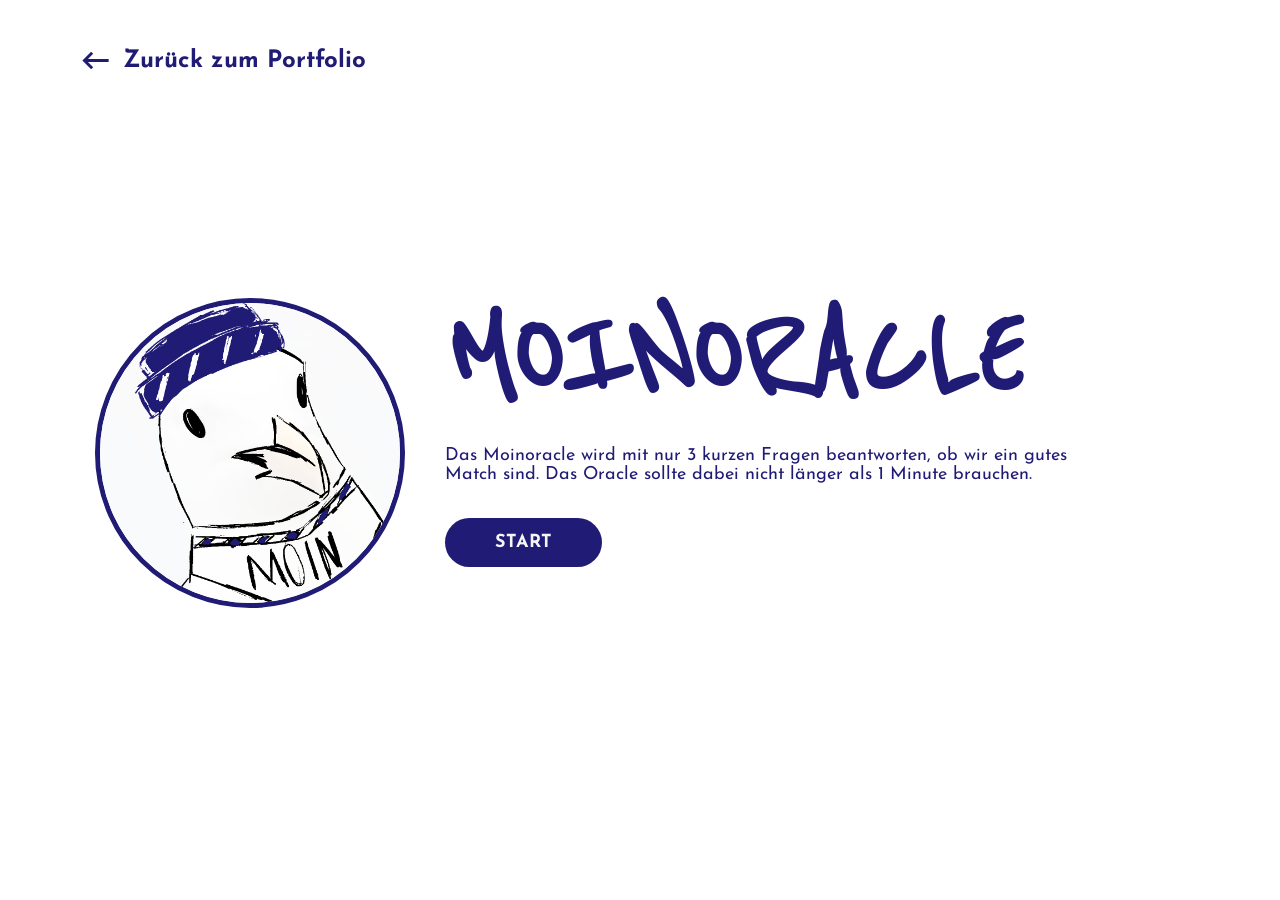
<file: moinoracle.html>
<!DOCTYPE html>
<html lang="en">
<head>
    <meta charset="UTF-8">
    <meta name="viewport" content="width=device-width, initial-scale=1.0">
    <title>Moinoracle</title>
    <link rel="stylesheet" href="moinoracle.css">
</head>

<body>
    <div id="alles">
    
        <video autoplay muted loop playsinline >
        <source src="Material/background.mp4" type="video/mp4">
    </video>
    
    <div id="back">
        <a href="index.html" class="back-link">
          <svg id="icon" xmlns="http://www.w3.org/2000/svg" viewBox="0 0 24 24">
        <path fill="currentColor" d="M21 11H6.83l3.58-3.59L9 6l-6 6l6 6l1.41-1.41L6.83 13H21z" />
    </svg>
          Zurück zum Portfolio
        </a>
        </div>
    <div id="center">
    
        <div id="bildUtitle">
            <img src="Material/moinoracle.png" id="moewe" alt="Sketch Möwe">
    
            <div class="titel-und-inhalt">
                <h1 class="haupttitel">MOINORACLE</h1>
    
                <div id="start" class="moinoracle">
                    <p>
                        Das Moinoracle wird mit nur 3 kurzen Fragen beantworten, ob wir ein
                        gutes Match sind.
                        Das Oracle sollte dabei nicht länger als 1 Minute brauchen.
                    </p>
                    <button>START</button>
                </div>
    
                <div id="q1" class="moinoracle">
                    <p>Wir suchen jemanden, der bereits sehr viel praktische Erfahrung hat?</p>
                    <button class="ja" data-match="false">Ja</button>
                    <button class="nein" data-match="true">Nein</button>
                </div>
    
                <div id="q2" class="moinoracle">
                    <p>Wir suchen jemanden, der Spaß am Design-Bereich und an Figma hat?</p>
                    <button class="ja" data-match="true">Ja</button>
                    <button class="nein" data-match="false">Nein</button>
                </div>
    
                <div id="q3" class="moinoracle">
                    <p>Wir suchen jemanden, der auch gerne im Team arbeitet?</p>
                    <button class="ja" data-match="true">Ja</button>
                    <button class="nein" data-match="false">Nein</button>
                </div>
    
                <div id="match" class="result">
                    <h1>IT'S A MATCH !</h1>
                    <p>
                        Sieht aus, als würde es gut passen. Schau dir doch gerne mein
                        Portfolio an :)
                    </p>
                    <a href="index.html">Portfolio</a>
                    <a href="mailto:sarahsimon2501@gmail.com">E-Mail</a>
                </div>
    
                <div id="no_match" class="result">
                    <h1>NO MATCH !</h1>
                    <p>
                        Sieht aus, als passen wir nicht zusammen.<br><br>
                        Ich hoffe, ich konnte dir aber trotzdem etwas Spaß bereiten und auch Zeit ersparen.
                        <br><br>Du kannst dir natürlich trotzdem mein Portfolio weiter anschauen.
                    </p>
                    <a href="index.html">Portfolio</a>
                </div>
            </div>
        </div>
        </div>
    </div>
    <div id="cent">
        <div class="loading">
             <img src="Material/moinoracle.png" alt="Moinoracle" class="loadingimg" width="40px">
         <div class="loadingbar"></div>
        </div>
</div>
</div>
  <script src="moinoracle.js"></script>  
</body>
</html>
</file>
<file: style.css>
:root {
    --dunkelblau: #201B75;
}

@font-face {
    font-family: 'Josefin Sans', 'Helvetica Neue', Arial, sans-serif;
    src: url('Material/fonts/JosefinSans-Regular.ttf') format('truetype');
    font-weight: 400;
    font-style: normal;
}

@font-face {
    font-family: 'Josefin Sans Bold', 'Helvetica Neue', Arial, sans-serif;
    src: url('Material/fonts/JosefinSans-Bold.ttf') format('truetype');
    font-weight: 700;
    font-style: normal;
}

@font-face {
    font-family: 'Pecita', 'Segoe Script', cursive;
    src: url('Material/fonts/Pecita.otf') format('opentype');
    font-weight: 100;
    font-style: normal;
}

@font-face {
    font-family: 'Reenie Beanie', 'Segoe Script', cursive;
    src: url('Material/fonts/ReenieBeanie-Regular.ttf') format('truetype');
    font-weight: 400;
    font-style: normal;
}

html,
body {
    overflow-x: hidden;
    margin: 0;
    padding: 0;
}

body {
    color: var(--dunkelblau);
    position: relative;
    background-color: darkgray;
}

nav {
    font-family: 'Josefin Sans', 'Helvetica Neue', Arial, sans-serif;
    color: var(--dunkelblau);
    font-size: x-large;
    display: flex;
    justify-content: space-between;
    align-items: center;
    margin: 2em 8em 0.5em 2em;
}

nav ul {
    display: flex;
    flex-direction: row;
    align-items: center;
    gap: 70px;
    list-style: none;
    margin: 0;
    padding: 0;
}

nav a {
    text-decoration: none;
    color: inherit;
}

header {
    position: fixed;
    top: 0;
    left: 0;
    width: 100%;
    z-index: 10;
    background: rgba(245, 245, 245, 0.4);
}

#hero h1 {
    font-family: 'Pecita', 'Segoe Script', cursive;
    font-size: 1500%;
    color: var(--dunkelblau);
    text-align: center;
}

#hero p {
    font-family: 'Josefin Sans', 'Helvetica Neue', Arial, sans-serif;
    color: var(--dunkelblau);
    font-size: x-large;
    text-align: left;
    margin: -7em 10em 3em 10em;
}

#moinoracle {
    margin-top: -1em;
    display: flex;
    flex-direction: column;
    justify-content: center;
    align-items: center;
}

#moinoracle img {
    border-radius: 50%;
    width: 500px;
}

#moinoracle h2 {
    margin-top: -2em;
    margin-left: 13em;
    font-family: 'Reenie Beanie', 'Segoe Script', cursive;
    font-size: 350%;
    text-align: center;
    rotate: -9deg;
}

h2 {
    font-family: 'Pecita', 'Segoe Script', cursive;
    font-size: 700%;
    text-align: center;
}

.Overview {
    display: flex;
    flex-direction: column;
    justify-content: center;
    font-family: 'Josefin Sans', 'Helvetica Neue', Arial, sans-serif;
    color: var(--dunkelblau);
    font-size: larger;
    text-align: center;
}

.Overview h4 {
    margin-top: -1em;
    font-size: medium;
}

#projekte h5,
#projekte p {
    font-family: 'Josefin Sans', 'Helvetica Neue', Arial, sans-serif;
    text-align: left;
}

#projekte h5 {
    font-size: x-large;
    margin: 0rem 10rem 1rem 7.8rem;
}

#projekte p {
    font-size: large;
    margin: 0rem 10rem 1rem 7.8rem;
}

.id img {
    width: 100vw;
    height: auto;
    display: block;
}

.BilduText {
    display: flex;
    flex-direction: row;
    align-items: center;
    gap: 2em;
}

.BilduText .Overview {
    flex: 1 1 0;
    min-width: 0;
}

.BilduText img {
    flex: 1 1 0;
    max-width: 60%;
    height: auto;
    display: block;
}

.figmabutton {
    display: inline-flex;
    flex-direction: row;
    gap: 15px;
    align-items: center;
    align-self: center;
    background-color: rgba(245, 245, 245, 0.8);
    border-radius: 50px;
    padding: 0.6em 1.5em;
    margin-top: 0.5em;
}

.figmabutton img {
    width: 40px;
}

.figmabutton a {
    font-family: 'Josefin Sans Bold', 'Helvetica Neue', Arial, sans-serif;
    font-size: large;
    text-decoration: none;
}

#about {
    display: flex;
    flex-direction: column;
    align-items: center;
    text-align: center;
    color: whitesmoke;
    padding: 60px 50px;
    font-family: 'Josefin Sans', 'Helvetica Neue', Arial, sans-serif;
    max-width: 700px;
    margin: 0 auto;
}

#about h2 {
    font-family: 'Pecita', 'Segoe Script', cursive;
    font-size: 700%;
    text-align: center;
    margin-bottom: 30px;
    color: whitesmoke;
}

#about p {
    line-height: 1.6;
    margin-bottom: 20px;
    font-family: 'Josefin Sans', 'Helvetica Neue', Arial, sans-serif;
    font-size: x-large;
}

#about p a {
    color: whitesmoke;
    text-decoration: underline;
}

#about ul {
    list-style: none;
    padding-left: 0;
    margin-bottom: 25px;
    display: inline-block;
    text-align: left;
}

#about ul li {
    position: relative;
    padding-left: 20px;
    margin-bottom: 12px;
    font-size: 1.05rem;
    line-height: 1.6;
}

#about ul li::before {
    content: "•";
    position: absolute;
    left: 0;
    color: whitesmoke;
}

.but {
    display: inline-flex;
    align-items: center;
    gap: 12px;
    background-color: rgba(245, 245, 245, 0.3);
    color: whitesmoke;
    padding: 18px 36px;
    border-radius: 40px;
    font-size: x-large;
    margin-top: 40px;
}

.but svg {
    width: 26px;
    height: 26px;
}

.but a {
    color: whitesmoke;
    text-decoration: none;
}

#footer {
    background-color: #1e2a4a;
    padding: 80px;
    text-align: center;
}

#footer a {
    color: whitesmoke;
    font-family: 'Josefin Sans', 'Helvetica Neue', Arial, sans-serif;
    text-decoration: none;
    font-size: 0.95rem;
}

.wPro p {
    color: var(--dunkelblau);
    font-family: 'Josefin Sans', 'Helvetica Neue', Arial, sans-serif;
    font-size: large;
    text-align: left;
    max-width: 900px;
    margin: 1em 0 2em 7.8rem;
}
#weiteres h2 {
    color: whitesmoke;
}

#TINE a {
    color: var(--dunkelblau);
}

#TINE {
    text-align: left;
    align-items: flex-start;
    margin-left: 7.8rem;
    color: whitesmoke;
}
#TINE + p {
    color: whitesmoke;
}

#TINE h3 {
    text-align: left;
    margin: 0;
}

#TINE h4 {
    text-align: left;
    font-weight: normal;
    margin: 0.3em 0 0.8em 0;
}

#TINE .figmabutton {
    align-self: flex-start;
    margin-left: 0;
}

#imge {
    display: flex;
    flex-direction: row;
    flex-wrap: nowrap;
    justify-content: flex-start;
    align-items: flex-end;
    gap: 2em;
    margin-top: 2em;
    margin-left: 7.8rem;
}

#imge img {
    height: auto;
    max-height: 500px;
    width: auto;
    max-width: 45%;
    object-fit: contain;
    flex-shrink: 1;
}

#imge img:nth-child(2) {
    max-width: 55%;
}

#portfolioBuilder {
    padding: 60px 7.8rem 80px 7.8rem;
    text-align: right;
}

#portfolioBuilder #FD h3,
#portfolioBuilder #FD h4,
#portfolioBuilder p {
    color: whitesmoke;
}

#portfolioBuilder #FD {
    align-items: flex-end;
}

#portfolioBuilder p {
    text-align: right;
    margin: 1em 0 2em auto;
    margin-right: 0;
}

.pbGrid {
    display: grid;
    grid-template-columns: repeat(2, 1fr);
    gap: 2.5em 2em;
    margin-top: 2em;
}

.pbGrid img {
    width: 100%;
    aspect-ratio: 16 / 10;
    object-fit: cover;
    border-radius: 26px;
    display: block;
}

.pbGrid img:nth-child(1) {
    margin-top: 0;
}

.pbGrid img:nth-child(2) {
    margin-top: 3em;
}

.pbGrid img:nth-child(3) {
    margin-top: -1em;
}

.pbGrid img:nth-child(4) {
    margin-top: 2em;
}

#chitchat {
    display: flex;
    flex-direction: row;
    align-items: center;
    gap: 3em;
    padding: 60px 7.8rem;
}

.ccText {
    flex: 1;
    text-align: left;
}

.ccText .Overview {
    align-items: flex-start;
    text-align: left;
}

.ccText .Overview h3,
.ccText .Overview h4 {
    color: whitesmoke;
}

.ccText p {
    margin: 1em 0 2em 0;
    color: whitesmoke;
    max-width: none;
}

#chitchat img {
    flex: 1;
    max-width: 700px;
    height: auto;
    display: block;
    margin: 0 auto;
}

#foodSH, #pschnack {
    max-width: 100%;
    height: auto;
}

#bg-gradient {
    position: fixed;
    top: 0;
    left: 0;
    width: 100vw;
    height: 100vh;
    z-index: -3;
    pointer-events: none;
    transition: background 0.15s linear;
}

html {
    scrollbar-width: none;
    -ms-overflow-style: none;
}
html::-webkit-scrollbar {
    display: none;
}

#scrollbar {
    position: fixed;
    top: 0;
    right: 18px;
    height: 100vh;
    width: 40px;
    z-index: 100;
    pointer-events: none;
}

#scrollbar-track {
    position: absolute;
    top: 180px;
    bottom: 60px;
    left: 50%;
    width: 5px;
    background: rgba(245, 245, 245, 0.35);
    transform: translateX(-50%);
    border-radius: 4px;
}

#scrollbar-thumb {
    position: absolute;
    left: 50%;
    top: 180px;
    width: 38px;
    height: 38px;
    transform: translate(-50%, -50%);
    background: rgba(245, 245, 245, 0.9);
    border-radius: 50%;
    display: flex;
    align-items: center;
    justify-content: center;
    box-shadow: 0 2px 10px rgba(0, 0, 0, 0.25);
    transition: top 0.05s linear, background 0.4s ease;
}

#scrollbar-thumb svg {
    width: 20px;
    height: 20px;
}

#icon-wrap {
    display: flex;
    align-items: center;
    justify-content: center;
    width: 20px;
    height: 20px;
}

#main {
    padding-left: 8em;
    padding-right: 8em;
    box-sizing: border-box;
}

#foodsharing {
    gap: 0.8em;
    margin-top: 6em;
}

#foodsharing img {
    max-width: 75%;
    min-width: 0;
}


/* ============================================================
   MOBILE / RESPONSIVE STYLES
   ============================================================ */
 
/* ---------- Tablet & small laptop (<=900px) ---------- */
@media (max-width: 900px) {
 
    #main {
        padding-left: 2em;
        padding-right: 2em;
    }
 
    nav {
        margin: 1.2em 1.5em 0.5em 1.5em;
    }
 
    nav ul.nav-links {
        gap: 30px;
    }
 
    nav .nav-logo img {
        width: 90px;
    }
 
    #hero h1 {
        font-size: 700%;
    }
 
    #hero p {
        font-size: large;
        margin: -3em 2em 2.5em 2em;
    }
 
    h2 {
        font-size: 400%;
    }
 
    #moinoracle img {
        width: 320px;
    }
 
    #moinoracle h2 {
        margin-left: 6em;
        font-size: 260%;
    }
 
    .BilduText {
        flex-direction: column;
        gap: 1em;
    }
 
    .BilduText .Overview,
    .BilduText img {
        max-width: 100%;
        width: 100%;
    }
 
    #projekte h5,
    #projekte p {
        margin: 0 1.5em 1rem 1.5em;
    }
 
    .wPro p {
        margin: 1em 1.5em 2em 1.5em;
        max-width: 100%;
    }
 
    #TINE {
        margin-left: 1.5em;
    }
 
    #imge {
        flex-direction: column;
        align-items: center;
        margin-left: 0;
        padding: 0 1.5em;
        gap: 1.5em;
    }
 
    #imge img,
    #imge img:nth-child(2) {
        max-width: 100%;
        max-height: none;
        width: 100%;
    }
 
    #portfolioBuilder {
        padding: 50px 1.5em 60px 1.5em;
    }
 
    .pbGrid {
        grid-template-columns: repeat(2, 1fr);
        gap: 1.5em 1em;
    }
 
    .pbGrid img:nth-child(1),
    .pbGrid img:nth-child(2),
    .pbGrid img:nth-child(3),
    .pbGrid img:nth-child(4) {
        margin-top: 0;
    }
 
    #chitchat {
        flex-direction: column;
        padding: 50px 1.5em;
        gap: 1.5em;
    }
 
    #chitchat img {
        max-width: 100%;
    }
 
    #about {
        padding: 50px 1.5em;
        max-width: 100%;
    }
 
    #about h2 {
        font-size: 400%;
    }
 
    #about p {
        font-size: large;
    }
 
    #foodsharing img {
        max-width: 100%;
    }
 
    #scrollbar {
        right: 8px;
        width: 30px;
    }
 
    #scrollbar-thumb {
        width: 30px;
        height: 30px;
    }
}
 
/* mobil */
 
@media (max-width: 600px) {
 
    #main {
        padding-left: 1.2em;
        padding-right: 1.2em;
    }
 
    nav {
        margin: 1em 1em 0.5em 1em;
        flex-wrap: wrap;
    }
 
    nav ul.nav-links {
        gap: 18px;
        font-size: medium;
    }
 
    nav .nav-logo img {
        width: 70px;
    }
 #hero{
    padding-top: 3em;
 }
    #hero h1 {
        font-size: 500%;
    }
 
    #hero p {
        font-size: medium;
        margin: -2em 1em 2em 1em;
    }
 
    h2 {
        font-size: 280%;
    }
 
    #moinoracle {
        margin-top: 0;
    }
 
    #moinoracle img {
        width: 220px;
    }
 
    #moinoracle h2 {
        margin-left: 0;
        margin-top: 1.2em;
        font-size: 200%;
        rotate: -6deg;
    }
 
    .Overview {
        font-size: medium;
    }
 
    .BilduText {
        flex-direction: column;
        gap: 1em;
    }
 
    .BilduText .Overview,
    .BilduText img {
        max-width: 100%;
        width: 100%;
    }
 
    #projekte h5 {
        font-size: large;
        margin: 0 0.5em 0.8rem 0.5em;
    }
 
    #projekte p {
        font-size: medium;
        margin: 0 0.5em 1rem 0.5em;
    }
 
    .figmabutton {
        padding: 0.5em 1em;
    }
 
    .figmabutton img {
        width: 28px;
    }
 
    .figmabutton a {
        font-size: medium;
    }
 
    .wPro p {
        font-size: medium;
        margin: 1em 0.5em 2em 0.5em;
        max-width: 100%;
    }
 
    #TINE {
        margin-left: 0.5em;
    }
 
    #imge {
        flex-direction: column;
        align-items: center;
        margin-left: 0;
        padding: 0 0.5em;
        gap: 1.5em;
    }
 
    #imge img,
    #imge img:nth-child(2) {
        max-width: 100%;
        max-height: none;
        width: 100%;
    }
 
    #portfolioBuilder {
        padding: 40px 0.5em 50px 0.5em;
        text-align: center;
    }
 
    #portfolioBuilder #FD {
        align-items: center;
    }
 
    #portfolioBuilder p {
        text-align: center;
        margin: 1em auto 2em auto;
    }
 
    .pbGrid {
        grid-template-columns: 1fr;
        gap: 1.5em;
    }
 
    .pbGrid img:nth-child(1),
    .pbGrid img:nth-child(2),
    .pbGrid img:nth-child(3),
    .pbGrid img:nth-child(4) {
        margin-top: 0;
    }
 
    #chitchat {
        flex-direction: column;
        padding: 40px 0.5em;
        gap: 1.5em;
    }
 
    #chitchat img {
        max-width: 100%;
    }
 
    .ccText .Overview {
        align-items: center;
        text-align: center;
    }
 
    #about {
        padding: 50px 1em;
        max-width: 100%;
    }
 
    #about h2 {
        font-size: 280%;
    }
 
    #about p {
        font-size: medium;
    }
 
    .but {
        padding: 14px 24px;
        font-size: large;
        text-align: center;
    }
 
    #foodsharing img {
        max-width: 100%;
    }
 
    #footer {
        padding: 40px 20px;
    }
 
    #scrollbar {
        display: none;
    }
}
</file>
<file: moinoracle.css>
:root {
    --dunkelblau: #201B75;
}

@font-face {
    font-family: 'Josefin Sans';
    src: url('Material/fonts/JosefinSans-Regular.ttf') format('truetype');
    font-weight: 400;
    font-style: normal;
}

@font-face {
    font-family: 'Josefin Sans Bold';
    src: url('Material/fonts/JosefinSans-Bold.ttf') format('truetype');
    font-weight: 700;
    font-style: normal;
}

@font-face {
    font-family: 'Pecita';
    src: url('Material/fonts/Pecita.otf') format('opentype');
    font-weight: 400;
    font-style: normal;
}

@font-face {
    font-family: 'Reenie Beanie';
    src: url('Material/fonts/ReenieBeanie-Regular.ttf') format('truetype');
    font-weight: 400;
    font-style: normal;
}

body {
    color: var(--dunkelblau);
    padding: 20px;

}

video {
    position: fixed;
    top: 0;
    left: 0;
    width: 100%;
    height: 100%;
    object-fit: cover;
    z-index: -2;
}

h1 {
    font-family: 'Reenie Beanie';
    font-size: 800%;
    margin-top: -1rem;
    margin-bottom: 0;
}


#bildUtitle {
    display: flex;
    flex-direction: row;
    align-items: flex-start;
    gap: 40px;
    margin-left: 14vw;
}

.titel-und-inhalt {
    display: flex;
    flex-direction: column;
    width: min(920px, 90vw);
}

#moewe {
    border-radius: 50%;
    border-color: var(--dunkelblau);
    border: solid 5px var(--dunkelblau);
    width: 300px;
    height: 300px;
}

#back {
    display: flex;
    flex-direction: row;
    align-items: center;
    gap: 8px;
}

#icon {
    width: 35px;
    height: 35px;
    color: var(--dunkelblau);
}

.back-link {
    font-family: 'Josefin Sans Bold';
    text-decoration: none;
    color: var(--dunkelblau);
    display: flex;
    align-items: center;
    gap: 10px;
    font-size: x-large;
    background: none;
}

.back-link:visited {
    color: var(--dunkelblau);
}

p {
    font-family: 'Josefin Sans';
    font-size: large;

}


.moinoracle {
    display: grid;
    grid-template-columns: repeat(2, max-content);
    grid-template-rows: auto auto;
    gap: 16px;
    align-items: start;
}

.moinoracle p {
    grid-column: 1 / -1;
    grid-row: 1;
    max-width: 60ch;
}

.moinoracle .ja {
    grid-column: 1;
    grid-row: 2;
}

.moinoracle .nein {
    grid-column: 2;
    grid-row: 2;
}

#start {
    display: flex;
    flex-direction: column;
    gap: 16px;
    align-items: flex-start;
}

button {
    font-family: 'Josefin Sans Bold';
    font-size: large;
    color: whitesmoke;
    background-color: var(--dunkelblau);
    padding: 15px 50px;
    border-radius: 50px;
    border: none;
    text-align: center;
    cursor: pointer;
}

.nein {
    background-color: transparent;
    border: 2px solid var(--dunkelblau);
    color: var(--dunkelblau);
}

a {
    font-family: 'Josefin Sans Bold';
    font-size: large;
    color: whitesmoke;
    background-color: var(--dunkelblau);
    padding: 15px 50px;
    border-radius: 50px;
    border: none;
    text-align: center;
    cursor: pointer;
    text-decoration: none;
    display: inline-block;
}

.moinoracle,
.result,
.loading {
    display: none;
}

#start {
    display: grid;
}

#center {
    display: flex;
    justify-content: center;
    align-items: center;
    min-height: 80vh;
}

.result {
    display: none;
    grid-template-columns: repeat(2, max-content);
    gap: 16px;
    align-items: start;
    z-index: 2;
}

.result h1,
.result p {
    grid-column: 1 / -1;
    max-width: 60ch;
}

.result a:nth-of-type(1) {
    grid-column: 1;
}

.result a:nth-of-type(2) {
    grid-column: 2;
}

#cent {
    position: fixed;
    inset: 0;
    display: flex;
    justify-content: center;
    align-items: center;
    height: 100vh;
    width: 100%;
    z-index: 2;
    pointer-events: none;

}

.loading {
    height: 30px;
    width: 70%;
    background-color: transparent;
    border: 2px solid var(--dunkelblau);
    color: var(--dunkelblau);
    position: relative;
    border-radius: 30px;
    overflow: visible;
    top: 0;
    left: 0;

}

.loading .loadingbar {
    height: 100%;
    background-color: var(--dunkelblau);
    position: absolute;
    border-radius: 30px;
    animation: progressAnimation 6s;
}

.loading .loadingimg {
    position: absolute;
    border-radius: 50px;
    top: 50%;
    left: 0;
    transform: translate(-50%, -50%) rotate(0deg);
    animation: moveAndSpin 6s;
    z-index: 2;
}

@keyframes progressAnimation {
    0% {
        width: 0;
    }

    100% {
        width: 100%;
    }
}

@keyframes moveAndSpin {
    0% {
        left: 0;
        transform: translate(-50%, -50%) rotate(0deg);
    }

    100% {
        left: 100%;
        transform: translate(-50%, -50%) rotate(1080deg);
    }
}


@media (max-width: 1120px) {
    #bildUtitle {
        flex-direction: column;
        align-items: center;
        margin-left: 0;
        margin-right: 0;
        gap: 16px;
        text-align: center;
    }

    h1 {
        font-size: 350%;
        margin-top: 0;
    }

    #moewe {
        width: 140px;
        height: 140px;
        border-width: 3px;
    }

    .titel-und-inhalt {
        width: 92vw;
        align-items: center;
    }

    p {
        font-size: 16px;
        max-width: 90vw;
    }

    button,
    a {
        padding: 10px 28px;
        font-size: 16px;
    }

    .moinoracle {
        grid-template-columns: 1fr;
        grid-template-rows: auto auto auto;
        justify-items: center;
        gap: 12px;
    }

    .moinoracle p {
        grid-column: 1;
        grid-row: 1;
    }

    .moinoracle .ja {
        grid-column: 1;
        grid-row: 2;
    }

    .moinoracle .nein {
        grid-column: 1;
        grid-row: 3;
    }

    .result {
        grid-template-columns: 1fr;
        justify-items: center;
    }

    .result a:nth-of-type(1),
    .result a:nth-of-type(2) {
        grid-column: 1;
    }

    .loading {
        width: 85%;
    }
}
</file>
